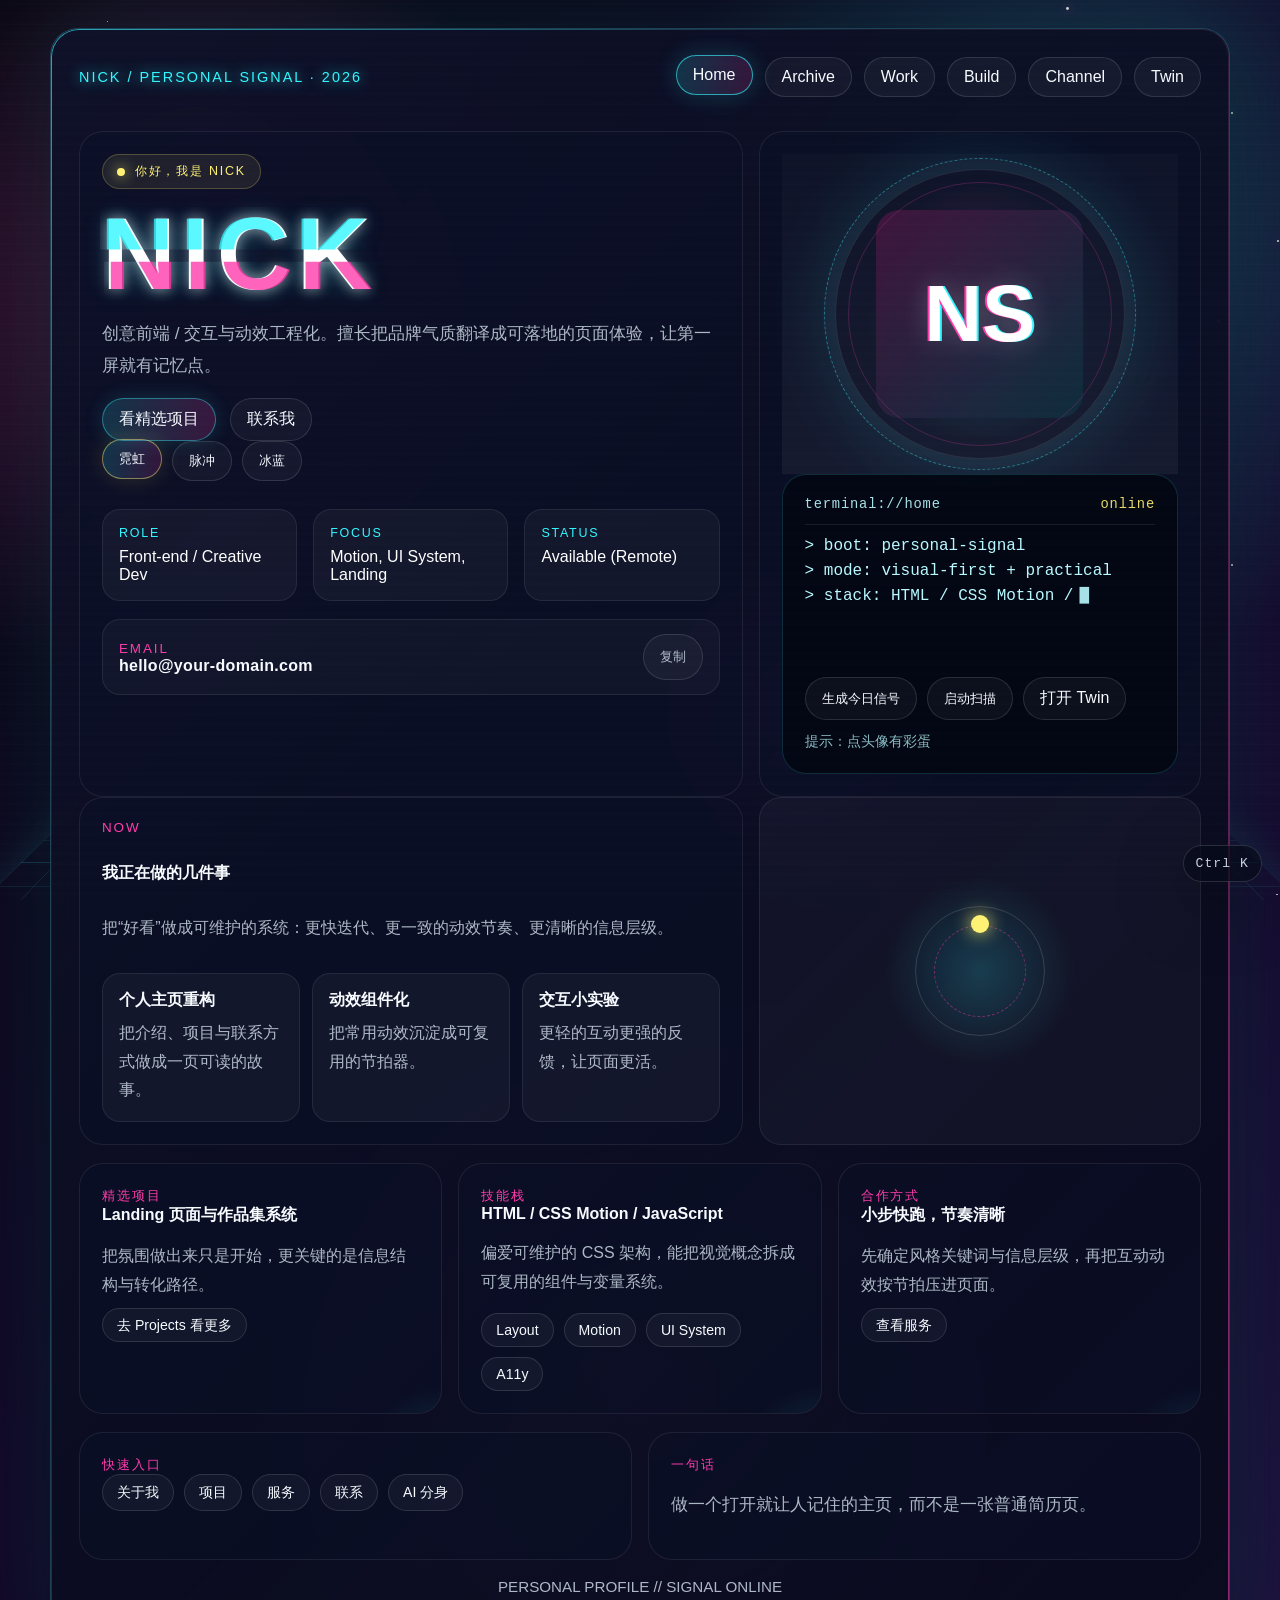
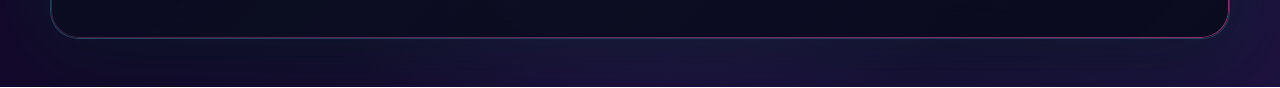
<file: index.html>
<!DOCTYPE html>
<html lang="zh-CN">
  <head>
    <meta charset="UTF-8">
    <meta name="viewport" content="width=device-width, initial-scale=1.0">
    <title>Nick | 个人主页</title>
    <link rel="stylesheet" href="assets/styles.css">
  </head>
  <body class="page-home" data-scene="neon">
    <div class="orbs">
      <div class="orb orb-1"></div>
      <div class="orb orb-2"></div>
      <div class="orb orb-3"></div>
    </div>
    <div class="grid"></div>
    <div class="particles" id="particles"></div>

    <main class="scene">
      <div class="shell">
        <section class="card">
          <header class="nav">
            <a class="brand" href="index.html">Nick / Personal Signal · 2026</a>
            <nav class="nav-links">
              <a href="index.html" data-nav>Home</a>
              <a href="about.html" data-nav>Archive</a>
              <a href="projects.html" data-nav>Work</a>
              <a href="services.html" data-nav>Build</a>
              <a href="contact.html" data-nav>Channel</a>
              <a href="twin.html" data-nav>Twin</a>
            </nav>
          </header>

          <section class="hero-grid">
            <div class="panel">
              <div class="chip">你好，我是 Nick</div>
              <h1 class="hero-title">
                <span class="glitch" data-text="NICK">NICK</span>
              </h1>
              <p class="subtitle">
                创意前端 / 交互与动效工程化。擅长把品牌气质翻译成可落地的页面体验，让第一屏就有记忆点。
              </p>

              <div class="cta-row">
                <a class="button primary" href="projects.html" data-magnetic>看精选项目</a>
                <a class="button" href="contact.html" data-magnetic>联系我</a>
              </div>

              <div class="scene-switcher" aria-label="Theme">
                <button class="filter-button scene-chip active" data-scene-button="neon" type="button">霓虹</button>
                <button class="filter-button scene-chip" data-scene-button="pulse" type="button">脉冲</button>
                <button class="filter-button scene-chip" data-scene-button="ice" type="button">冰蓝</button>
              </div>

              <div class="stats-grid">
                <div class="kpi-card">
                  <span class="kpi-label">Role</span>
                  <span class="kpi-value">Front-end / Creative Dev</span>
                </div>
                <div class="kpi-card">
                  <span class="kpi-label">Focus</span>
                  <span class="kpi-value">Motion, UI System, Landing</span>
                </div>
                <div class="kpi-card">
                  <span class="kpi-label">Status</span>
                  <span class="kpi-value">Available (Remote)</span>
                </div>
              </div>

              <div class="contact-strip">
                <div class="contact-item">
                  <span class="section-title">Email</span>
                  <strong class="contact-strong" data-copy="hello@your-domain.com">hello@your-domain.com</strong>
                </div>
                <button class="filter-button contact-copy" type="button" data-copy-button data-copy-value="hello@your-domain.com">
                  复制
                </button>
              </div>
            </div>

            <aside class="panel">
              <div class="portrait">
                <div class="avatar-ring">
                  <button class="avatar" type="button" aria-label="Toggle identity" data-avatar-toggle>NS</button>
                </div>
              </div>
              <div class="terminal" data-home-terminal>
                <div class="terminal-header">
                  <span>terminal://home</span>
                  <span class="terminal-status" data-terminal-status>online</span>
                </div>
                <div class="terminal-body" data-typing-root aria-live="polite"></div>
                <div class="terminal-actions">
                  <button class="filter-button terminal-btn" type="button" data-daily-signal>生成今日信号</button>
                  <button class="filter-button terminal-btn" type="button" data-scan>启动扫描</button>
                  <a class="filter-button terminal-btn" href="twin.html" data-magnetic>打开 Twin</a>
                </div>
                <div class="terminal-foot" data-terminal-foot>提示：点头像有彩蛋</div>
              </div>
            </aside>
          </section>

          <section class="section-block">
            <div class="hero-stage">
              <article class="panel signal-board">
                <span class="section-title">Now</span>
                <strong>我正在做的几件事</strong>
                <p class="body-text">
                  把“好看”做成可维护的系统：更快迭代、更一致的动效节奏、更清晰的信息层级。
                </p>
                <div class="now-grid">
                  <div class="mode-card">
                    <strong>个人主页重构</strong>
                    <span class="small-copy">把介绍、项目与联系方式做成一页可读的故事。</span>
                  </div>
                  <div class="mode-card">
                    <strong>动效组件化</strong>
                    <span class="small-copy">把常用动效沉淀成可复用的节拍器。</span>
                  </div>
                  <div class="mode-card">
                    <strong>交互小实验</strong>
                    <span class="small-copy">更轻的互动更强的反馈，让页面更活。</span>
                  </div>
                </div>
              </article>
              <article class="panel mini-orbit" aria-hidden="true">
                <div class="mini-orbit-disc"></div>
              </article>
            </div>
          </section>

          <section class="section-block">
            <div class="three-grid">
              <article class="feature-card">
                <span class="section-title">精选项目</span>
                <strong>Landing 页面与作品集系统</strong>
                <p class="body-text">
                  把氛围做出来只是开始，更关键的是信息结构与转化路径。
                </p>
                <a class="tag" href="projects.html" data-magnetic>去 Projects 看更多</a>
              </article>
              <article class="feature-card">
                <span class="section-title">技能栈</span>
                <strong>HTML / CSS Motion / JavaScript</strong>
                <p class="body-text">
                  偏爱可维护的 CSS 架构，能把视觉概念拆成可复用的组件与变量系统。
                </p>
                <div class="tag-row">
                  <span class="tag">Layout</span>
                  <span class="tag">Motion</span>
                  <span class="tag">UI System</span>
                  <span class="tag">A11y</span>
                </div>
              </article>
              <article class="feature-card">
                <span class="section-title">合作方式</span>
                <strong>小步快跑，节奏清晰</strong>
                <p class="body-text">
                  先确定风格关键词与信息层级，再把互动动效按节拍压进页面。
                </p>
                <a class="tag" href="services.html" data-magnetic>查看服务</a>
              </article>
            </div>
          </section>

          <section class="section-block">
            <div class="split-grid">
              <article class="panel">
                <span class="section-title">快速入口</span>
                <div class="tag-row">
                  <a class="tag" href="about.html" data-magnetic>关于我</a>
                  <a class="tag" href="projects.html" data-magnetic>项目</a>
                  <a class="tag" href="services.html" data-magnetic>服务</a>
                  <a class="tag" href="contact.html" data-magnetic>联系</a>
                  <a class="tag" href="twin.html" data-magnetic>AI 分身</a>
                </div>
              </article>
              <article class="panel">
                <span class="section-title">一句话</span>
                <p class="lead">
                  做一个打开就让人记住的主页，而不是一张普通简历页。
                </p>
              </article>
            </div>
          </section>

          <p class="footer">PERSONAL PROFILE // SIGNAL ONLINE</p>
        </section>
      </div>
    </main>

    <script src="assets/main.js"></script>
  </body>
</html>
</file>
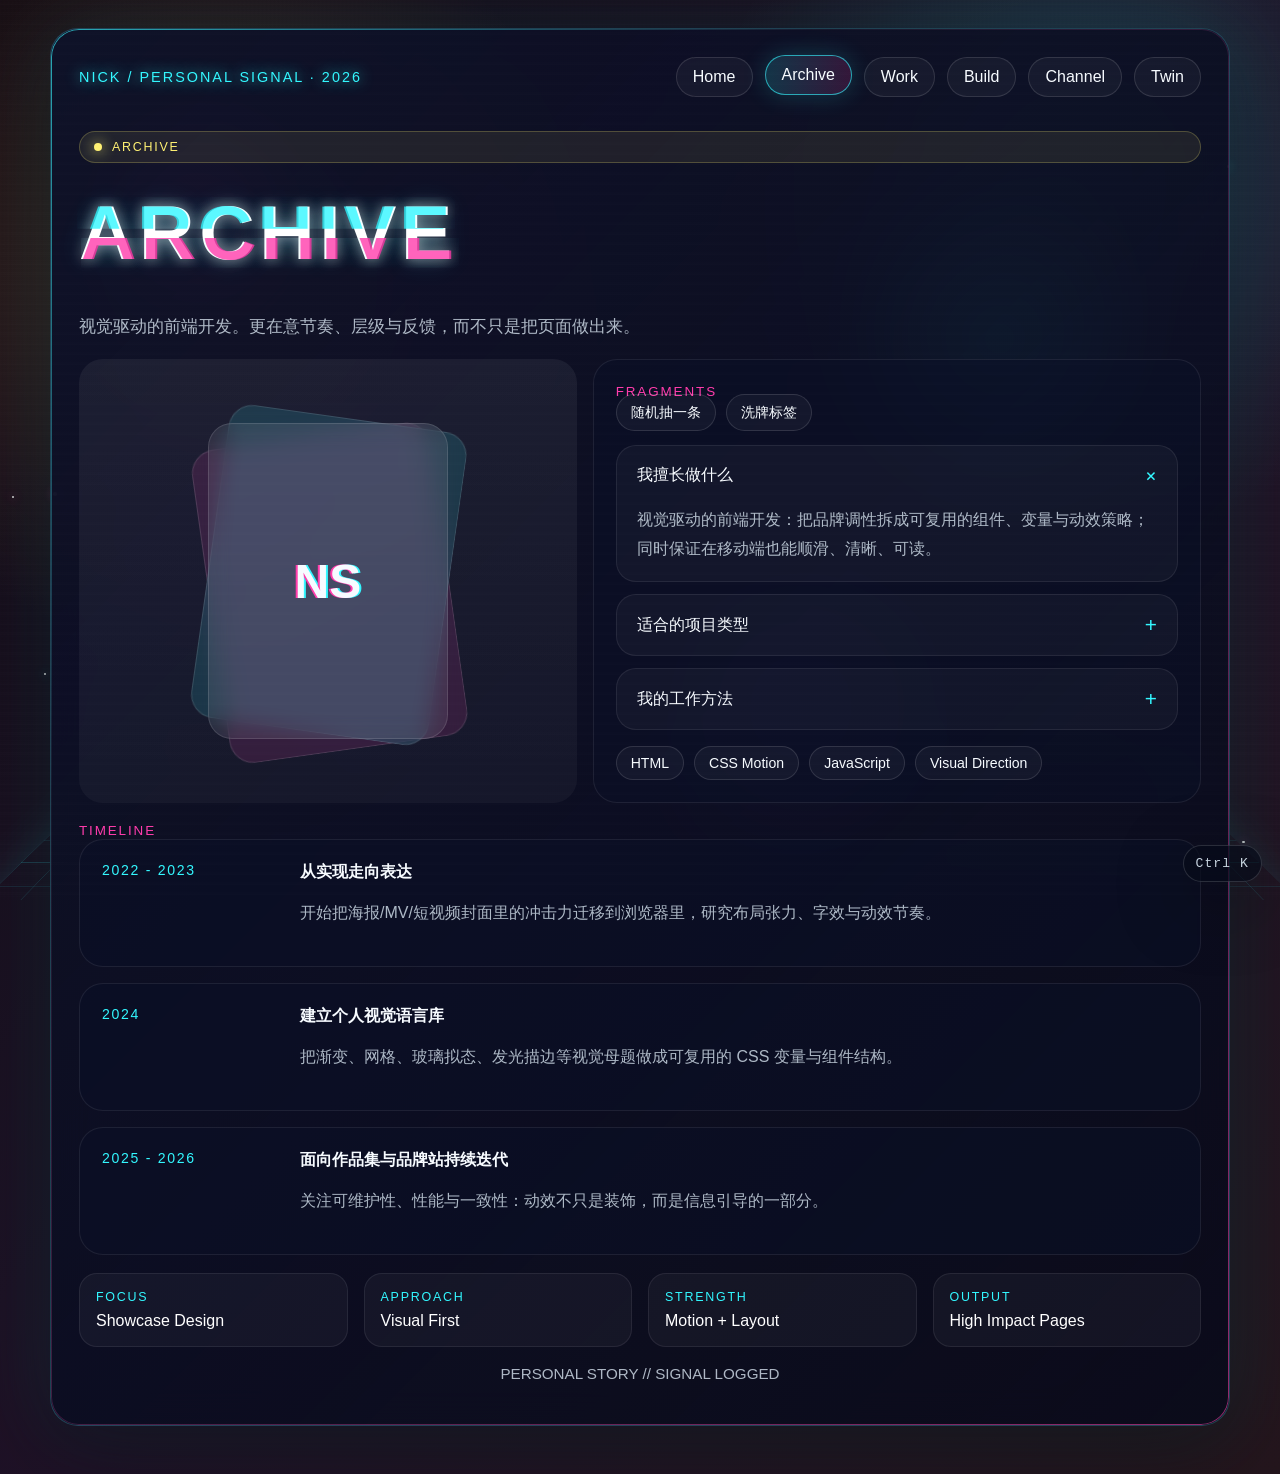
<file: about.html>
<!DOCTYPE html>
<html lang="zh-CN">
  <head>
    <meta charset="UTF-8">
    <meta name="viewport" content="width=device-width, initial-scale=1.0">
    <title>About | Nick 个人主页</title>
    <link rel="stylesheet" href="assets/styles.css">
  </head>
  <body class="page-about">
    <div class="orbs">
      <div class="orb orb-1"></div>
      <div class="orb orb-2"></div>
      <div class="orb orb-3"></div>
    </div>
    <div class="grid"></div>
    <div class="particles" id="particles"></div>

    <main class="scene">
      <div class="shell">
        <section class="card">
          <header class="nav">
            <a class="brand" href="index.html">Nick / Personal Signal · 2026</a>
            <nav class="nav-links">
              <a href="index.html" data-nav>Home</a>
              <a href="about.html" data-nav>Archive</a>
              <a href="projects.html" data-nav>Work</a>
              <a href="services.html" data-nav>Build</a>
              <a href="contact.html" data-nav>Channel</a>
              <a href="twin.html" data-nav>Twin</a>
            </nav>
          </header>

          <section class="page-hero">
            <div class="eyebrow">Archive</div>
            <h1 class="page-title">
              <span class="glitch" data-text="ARCHIVE">ARCHIVE</span>
            </h1>
            <p class="lead">
              视觉驱动的前端开发。更在意节奏、层级与反馈，而不只是把页面做出来。
            </p>
          </section>

          <section class="section-block">
            <div class="persona-grid">
              <article class="persona-card" aria-hidden="true">
                <div class="persona-stack">
                  <div class="persona-layer"></div>
                  <div class="persona-layer"></div>
                  <div class="persona-layer">NS</div>
                </div>
              </article>

              <article class="panel">
                <span class="section-title">Fragments</span>
                <div class="panel-actions">
                  <button class="tag" type="button" data-accordion-random>随机抽一条</button>
                  <button class="tag" type="button" data-tag-shuffle>洗牌标签</button>
                </div>
                <div class="accordion" data-accordion>
                  <div class="accordion-item">
                    <button class="accordion-trigger" type="button">
                      <span>我擅长做什么</span>
                      <span>+</span>
                    </button>
                    <div class="accordion-panel">
                      视觉驱动的前端开发：把品牌调性拆成可复用的组件、变量与动效策略；同时保证在移动端也能顺滑、清晰、可读。
                    </div>
                  </div>
                  <div class="accordion-item">
                    <button class="accordion-trigger" type="button">
                      <span>适合的项目类型</span>
                      <span>+</span>
                    </button>
                    <div class="accordion-panel">
                      个人主页/作品集、多页展示站、品牌落地页、活动页、产品专题页，以及需要“第一屏冲击力”的视觉型页面。
                    </div>
                  </div>
                  <div class="accordion-item">
                    <button class="accordion-trigger" type="button">
                      <span>我的工作方法</span>
                      <span>+</span>
                    </button>
                    <div class="accordion-panel">
                      先统一视觉语言与信息层级，再确定组件与动效节奏，最后用交互把关键内容“推上台前”，而不是后期随便加动画。
                    </div>
                  </div>
                </div>
                <div class="tag-row" style="margin-top: 16px;">
                  <span class="tag">HTML</span>
                  <span class="tag">CSS Motion</span>
                  <span class="tag">JavaScript</span>
                  <span class="tag">Visual Direction</span>
                </div>
              </article>
            </div>
          </section>

          <section class="section-block">
            <span class="section-title">Timeline</span>
            <div class="timeline">
              <article class="timeline-card">
                <div class="time-label">2022 - 2023</div>
                <div>
                  <strong>从实现走向表达</strong>
                  <p class="timeline-copy">
                    开始把海报/MV/短视频封面里的冲击力迁移到浏览器里，研究布局张力、字效与动效节奏。
                  </p>
                </div>
              </article>
              <article class="timeline-card">
                <div class="time-label">2024</div>
                <div>
                  <strong>建立个人视觉语言库</strong>
                  <p class="timeline-copy">
                    把渐变、网格、玻璃拟态、发光描边等视觉母题做成可复用的 CSS 变量与组件结构。
                  </p>
                </div>
              </article>
              <article class="timeline-card">
                <div class="time-label">2025 - 2026</div>
                <div>
                  <strong>面向作品集与品牌站持续迭代</strong>
                  <p class="timeline-copy">
                    关注可维护性、性能与一致性：动效不只是装饰，而是信息引导的一部分。
                  </p>
                </div>
              </article>
            </div>
          </section>

          <section class="section-block">
            <div class="four-grid">
              <article class="kpi-card">
                <span class="mini-label">Focus</span>
                <div class="kpi-value">Showcase Design</div>
              </article>
              <article class="kpi-card">
                <span class="mini-label">Approach</span>
                <div class="kpi-value">Visual First</div>
              </article>
              <article class="kpi-card">
                <span class="mini-label">Strength</span>
                <div class="kpi-value">Motion + Layout</div>
              </article>
              <article class="kpi-card">
                <span class="mini-label">Output</span>
                <div class="kpi-value">High Impact Pages</div>
              </article>
            </div>
          </section>

          <p class="footer">PERSONAL STORY // SIGNAL LOGGED</p>
        </section>
      </div>
    </main>

    <script src="assets/main.js"></script>
  </body>
</html>
</file>
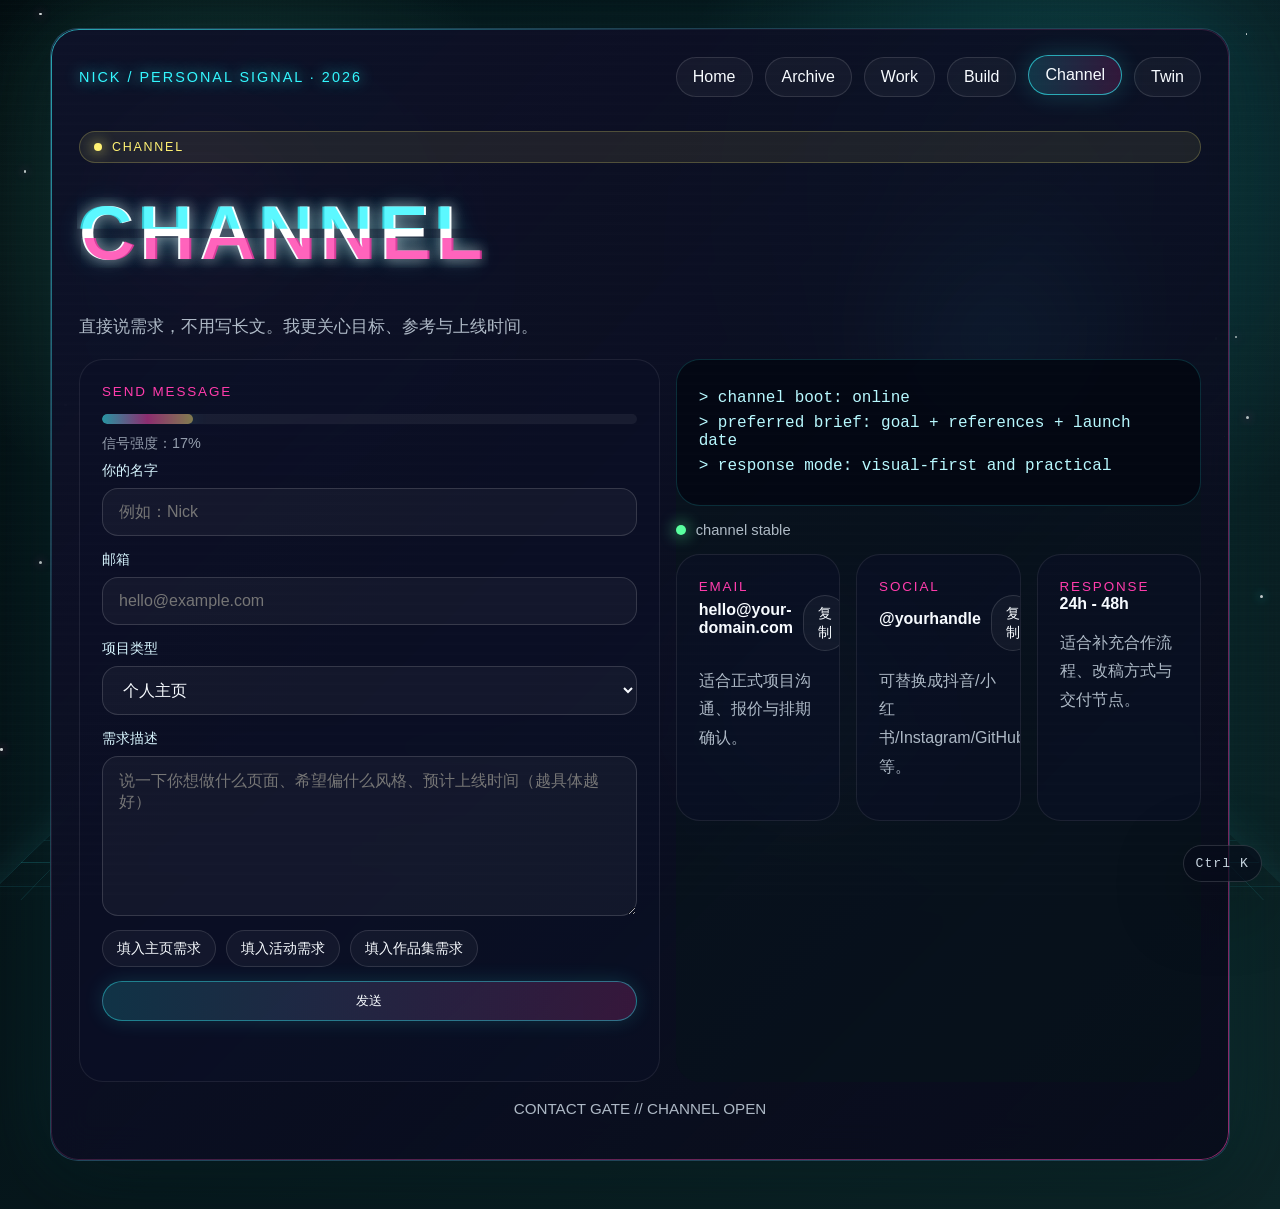
<file: contact.html>
<!DOCTYPE html>
<html lang="zh-CN">
  <head>
    <meta charset="UTF-8">
    <meta name="viewport" content="width=device-width, initial-scale=1.0">
    <title>Contact | Nick 个人主页</title>
    <link rel="stylesheet" href="assets/styles.css">
  </head>
  <body class="page-contact">
    <div class="orbs">
      <div class="orb orb-1"></div>
      <div class="orb orb-2"></div>
      <div class="orb orb-3"></div>
    </div>
    <div class="grid"></div>
    <div class="particles" id="particles"></div>

    <main class="scene">
      <div class="shell">
        <section class="card">
          <header class="nav">
            <a class="brand" href="index.html">Nick / Personal Signal · 2026</a>
            <nav class="nav-links">
              <a href="index.html" data-nav>Home</a>
              <a href="about.html" data-nav>Archive</a>
              <a href="projects.html" data-nav>Work</a>
              <a href="services.html" data-nav>Build</a>
              <a href="contact.html" data-nav>Channel</a>
              <a href="twin.html" data-nav>Twin</a>
            </nav>
          </header>

          <section class="page-hero">
            <div class="eyebrow">Channel</div>
            <h1 class="page-title">
              <span class="glitch" data-text="CHANNEL">CHANNEL</span>
            </h1>
            <p class="lead">
              直接说需求，不用写长文。我更关心目标、参考与上线时间。
            </p>
          </section>

          <section class="section-block">
            <div class="contact-grid">
              <article class="form-panel">
                <span class="section-title">Send Message</span>
                <div class="signal-meter" aria-label="Signal strength">
                  <div class="signal-meter-bar" data-signal-meter-bar style="width: 0%;"></div>
                </div>
                <div class="signal-meter-label" data-signal-meter-label>信号强度：0%</div>
                <form data-contact-form>
                  <div class="field">
                    <label for="name">你的名字</label>
                    <input id="name" name="name" type="text" placeholder="例如：Nick">
                  </div>
                  <div class="field">
                    <label for="email">邮箱</label>
                    <input id="email" name="email" type="email" placeholder="hello@example.com">
                  </div>
                  <div class="field">
                    <label for="type">项目类型</label>
                    <select id="type" name="type">
                      <option>个人主页</option>
                      <option>品牌落地页</option>
                      <option>作品展示站</option>
                      <option>其他合作</option>
                    </select>
                  </div>
                  <div class="field">
                    <label for="message">需求描述</label>
                    <textarea
                      id="message"
                      name="message"
                      placeholder="说一下你想做什么页面、希望偏什么风格、预计上线时间（越具体越好）"
                    ></textarea>
                  </div>
                  <div class="quick-actions">
                    <button
                      class="tag quick-button"
                      data-fill-message="我想做一个更酷的个人主页，重点是第一屏冲击力与动效节奏。"
                      type="button"
                    >填入主页需求</button>
                    <button
                      class="tag quick-button"
                      data-fill-message="我需要一个品牌活动落地页，偏年轻、潮流，适合移动端传播。"
                      type="button"
                    >填入活动需求</button>
                    <button
                      class="tag quick-button"
                      data-fill-message="我有一批项目，想做成可筛选的作品展示网站（作品集系统）。"
                      type="button"
                    >填入作品集需求</button>
                  </div>
                  <button class="button primary" type="submit" data-magnetic>发送</button>
                  <div class="submit-note" data-submit-note></div>
                </form>
              </article>

              <div class="contact-terminal">
                <div class="terminal">
                  <p>&gt; channel boot: online</p>
                  <p>&gt; preferred brief: goal + references + launch date</p>
                  <p>&gt; response mode: visual-first and practical</p>
                </div>
                <div class="status-light">channel stable</div>
                <div class="three-grid">
                  <article class="contact-card">
                    <span class="section-title">Email</span>
                    <div class="copy-row">
                      <strong>hello@your-domain.com</strong>
                      <button class="tag" type="button" data-copy-button data-copy-value="hello@your-domain.com">复制</button>
                    </div>
                    <p class="contact-copy">适合正式项目沟通、报价与排期确认。</p>
                  </article>
                  <article class="contact-card">
                    <span class="section-title">Social</span>
                    <div class="copy-row">
                      <strong>@yourhandle</strong>
                      <button class="tag" type="button" data-copy-button data-copy-value="@yourhandle">复制</button>
                    </div>
                    <p class="contact-copy">可替换成抖音/小红书/Instagram/GitHub 等。</p>
                  </article>
                  <article class="contact-card">
                    <span class="section-title">Response</span>
                    <strong>24h - 48h</strong>
                    <p class="contact-copy">适合补充合作流程、改稿方式与交付节点。</p>
                  </article>
                </div>
              </div>
            </div>
          </section>

          <p class="footer">CONTACT GATE // CHANNEL OPEN</p>
        </section>
      </div>
    </main>

    <script src="assets/main.js"></script>
  </body>
</html>
</file>
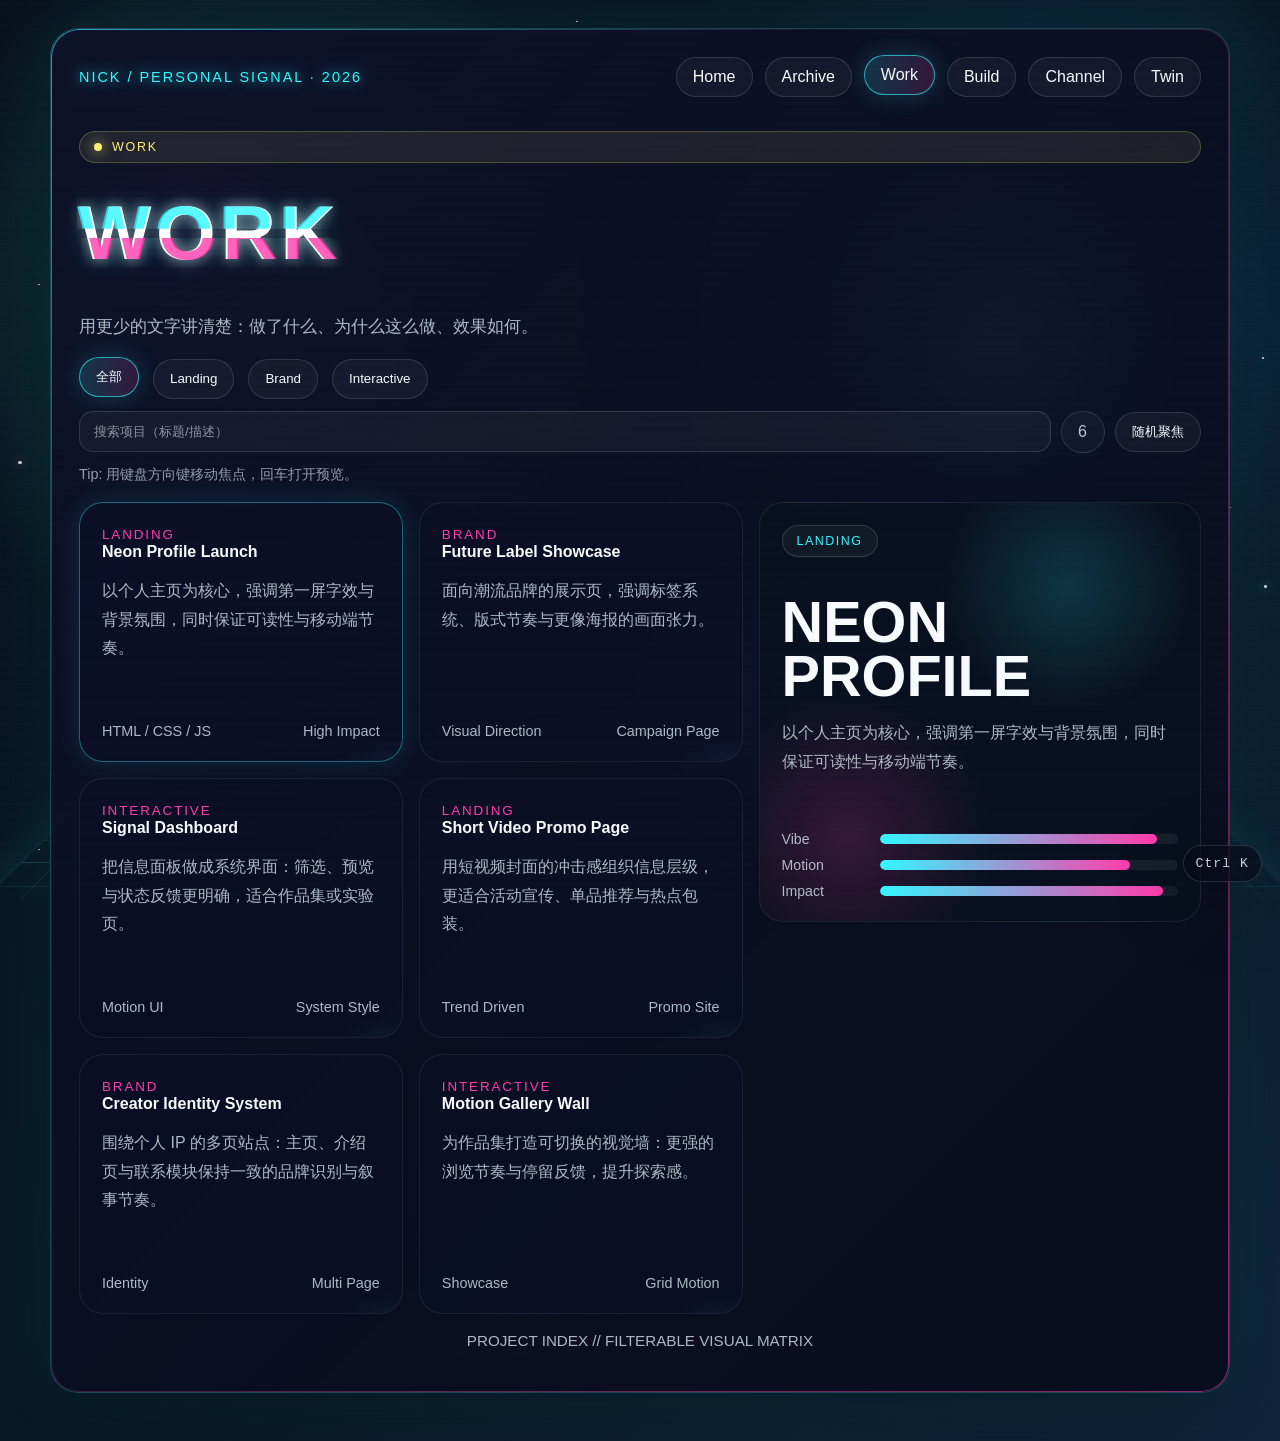
<file: projects.html>
<!DOCTYPE html>
<html lang="zh-CN">
  <head>
    <meta charset="UTF-8">
    <meta name="viewport" content="width=device-width, initial-scale=1.0">
    <title>Projects | Nick 个人主页</title>
    <link rel="stylesheet" href="assets/styles.css">
  </head>
  <body class="page-projects">
    <div class="orbs">
      <div class="orb orb-1"></div>
      <div class="orb orb-2"></div>
      <div class="orb orb-3"></div>
    </div>
    <div class="grid"></div>
    <div class="particles" id="particles"></div>

    <main class="scene">
      <div class="shell">
        <section class="card">
          <header class="nav">
            <a class="brand" href="index.html">Nick / Personal Signal · 2026</a>
            <nav class="nav-links">
              <a href="index.html" data-nav>Home</a>
              <a href="about.html" data-nav>Archive</a>
              <a href="projects.html" data-nav>Work</a>
              <a href="services.html" data-nav>Build</a>
              <a href="contact.html" data-nav>Channel</a>
              <a href="twin.html" data-nav>Twin</a>
            </nav>
          </header>

          <section class="page-hero">
            <div class="eyebrow">Work</div>
            <h1 class="page-title">
              <span class="glitch" data-text="WORK">WORK</span>
            </h1>
            <p class="lead">
              用更少的文字讲清楚：做了什么、为什么这么做、效果如何。
            </p>
          </section>

          <section class="section-block">
            <div class="projects-controls">
              <div class="filter-row">
                <button class="filter-button active" data-filter="all" type="button">全部</button>
                <button class="filter-button" data-filter="landing" type="button">Landing</button>
                <button class="filter-button" data-filter="brand" type="button">Brand</button>
                <button class="filter-button" data-filter="interactive" type="button">Interactive</button>
              </div>
              <div class="search-row">
                <input class="search-input" type="search" placeholder="搜索项目（标题/描述）" data-project-search>
                <span class="search-count" data-project-count>6</span>
                <button class="filter-button" type="button" data-project-random>随机聚焦</button>
              </div>
              <div class="hint-row">Tip: 用键盘方向键移动焦点，回车打开预览。</div>
            </div>
          </section>

          <section class="section-block">
            <div class="projects-layout">
              <div class="projects-grid">
                <article
                  class="project-card"
                  data-project-card
                  data-category="landing"
                  data-preview-type="Landing"
                  data-preview-title="NEON PROFILE"
                  data-preview-description="以个人主页为核心，强调第一屏字效与背景氛围，同时保证可读性与移动端节奏。"
                  data-preview-vibe="93"
                  data-preview-motion="84"
                  data-preview-impact="95"
                >
                  <div>
                    <span class="section-title">Landing</span>
                    <strong>Neon Profile Launch</strong>
                    <p class="project-copy">
                      以个人主页为核心，强调第一屏字效与背景氛围，同时保证可读性与移动端节奏。
                    </p>
                  </div>
                  <div class="project-meta">
                    <span>HTML / CSS / JS</span>
                    <span>High Impact</span>
                  </div>
                </article>

                <article
                  class="project-card"
                  data-project-card
                  data-category="brand"
                  data-preview-type="Brand"
                  data-preview-title="FUTURE LABEL"
                  data-preview-description="面向潮流品牌的展示页，强调标签系统、版式节奏与更“像海报”的画面张力。"
                  data-preview-vibe="88"
                  data-preview-motion="76"
                  data-preview-impact="86"
                >
                  <div>
                    <span class="section-title">Brand</span>
                    <strong>Future Label Showcase</strong>
                    <p class="project-copy">
                      面向潮流品牌的展示页，强调标签系统、版式节奏与更像海报的画面张力。
                    </p>
                  </div>
                  <div class="project-meta">
                    <span>Visual Direction</span>
                    <span>Campaign Page</span>
                  </div>
                </article>

                <article
                  class="project-card"
                  data-project-card
                  data-category="interactive"
                  data-preview-type="Interactive"
                  data-preview-title="SIGNAL DASH"
                  data-preview-description="把信息面板做成系统界面：筛选、预览与状态反馈更明确，适合作品集或实验页。"
                  data-preview-vibe="82"
                  data-preview-motion="92"
                  data-preview-impact="80"
                >
                  <div>
                    <span class="section-title">Interactive</span>
                    <strong>Signal Dashboard</strong>
                    <p class="project-copy">
                      把信息面板做成系统界面：筛选、预览与状态反馈更明确，适合作品集或实验页。
                    </p>
                  </div>
                  <div class="project-meta">
                    <span>Motion UI</span>
                    <span>System Style</span>
                  </div>
                </article>

                <article
                  class="project-card"
                  data-project-card
                  data-category="landing"
                  data-preview-type="Landing"
                  data-preview-title="VIDEO PROMO"
                  data-preview-description="用短视频封面的冲击感组织信息层级，更适合活动宣传、单品推荐与热点包装。"
                  data-preview-vibe="96"
                  data-preview-motion="78"
                  data-preview-impact="90"
                >
                  <div>
                    <span class="section-title">Landing</span>
                    <strong>Short Video Promo Page</strong>
                    <p class="project-copy">
                      用短视频封面的冲击感组织信息层级，更适合活动宣传、单品推荐与热点包装。
                    </p>
                  </div>
                  <div class="project-meta">
                    <span>Trend Driven</span>
                    <span>Promo Site</span>
                  </div>
                </article>

                <article
                  class="project-card"
                  data-project-card
                  data-category="brand"
                  data-preview-type="Brand"
                  data-preview-title="CREATOR ID"
                  data-preview-description="围绕个人 IP 的多页站点：主页、介绍页与联系模块保持一致的品牌识别与叙事节奏。"
                  data-preview-vibe="84"
                  data-preview-motion="72"
                  data-preview-impact="87"
                >
                  <div>
                    <span class="section-title">Brand</span>
                    <strong>Creator Identity System</strong>
                    <p class="project-copy">
                      围绕个人 IP 的多页站点：主页、介绍页与联系模块保持一致的品牌识别与叙事节奏。
                    </p>
                  </div>
                  <div class="project-meta">
                    <span>Identity</span>
                    <span>Multi Page</span>
                  </div>
                </article>

                <article
                  class="project-card"
                  data-project-card
                  data-category="interactive"
                  data-preview-type="Interactive"
                  data-preview-title="MOTION WALL"
                  data-preview-description="为作品集打造可切换的视觉墙：更强的浏览节奏与停留反馈，提升探索感。"
                  data-preview-vibe="79"
                  data-preview-motion="90"
                  data-preview-impact="82"
                >
                  <div>
                    <span class="section-title">Interactive</span>
                    <strong>Motion Gallery Wall</strong>
                    <p class="project-copy">
                      为作品集打造可切换的视觉墙：更强的浏览节奏与停留反馈，提升探索感。
                    </p>
                  </div>
                  <div class="project-meta">
                    <span>Showcase</span>
                    <span>Grid Motion</span>
                  </div>
                </article>
              </div>

              <aside class="preview-stage">
                <div class="preview-screen">
                  <span class="preview-badge" data-preview-badge>Landing</span>
                  <div>
                    <h2 class="preview-title" data-preview-title>NEON PROFILE</h2>
                    <p class="preview-description" data-preview-description>
                      以个人主页为核心，强调第一屏字效与背景氛围，同时保证可读性与移动端节奏。
                    </p>
                  </div>
                  <div class="preview-meter">
                    <div class="preview-meter-row">
                      <span>Vibe</span>
                      <span><i data-meter-vibe style="width: 93%;"></i></span>
                    </div>
                    <div class="preview-meter-row">
                      <span>Motion</span>
                      <span><i data-meter-motion style="width: 84%;"></i></span>
                    </div>
                    <div class="preview-meter-row">
                      <span>Impact</span>
                      <span><i data-meter-impact style="width: 95%;"></i></span>
                    </div>
                  </div>
                </div>
              </aside>
            </div>
          </section>

          <p class="footer">PROJECT INDEX // FILTERABLE VISUAL MATRIX</p>
        </section>
      </div>
    </main>

    <script src="assets/main.js"></script>
  </body>
</html>
</file>
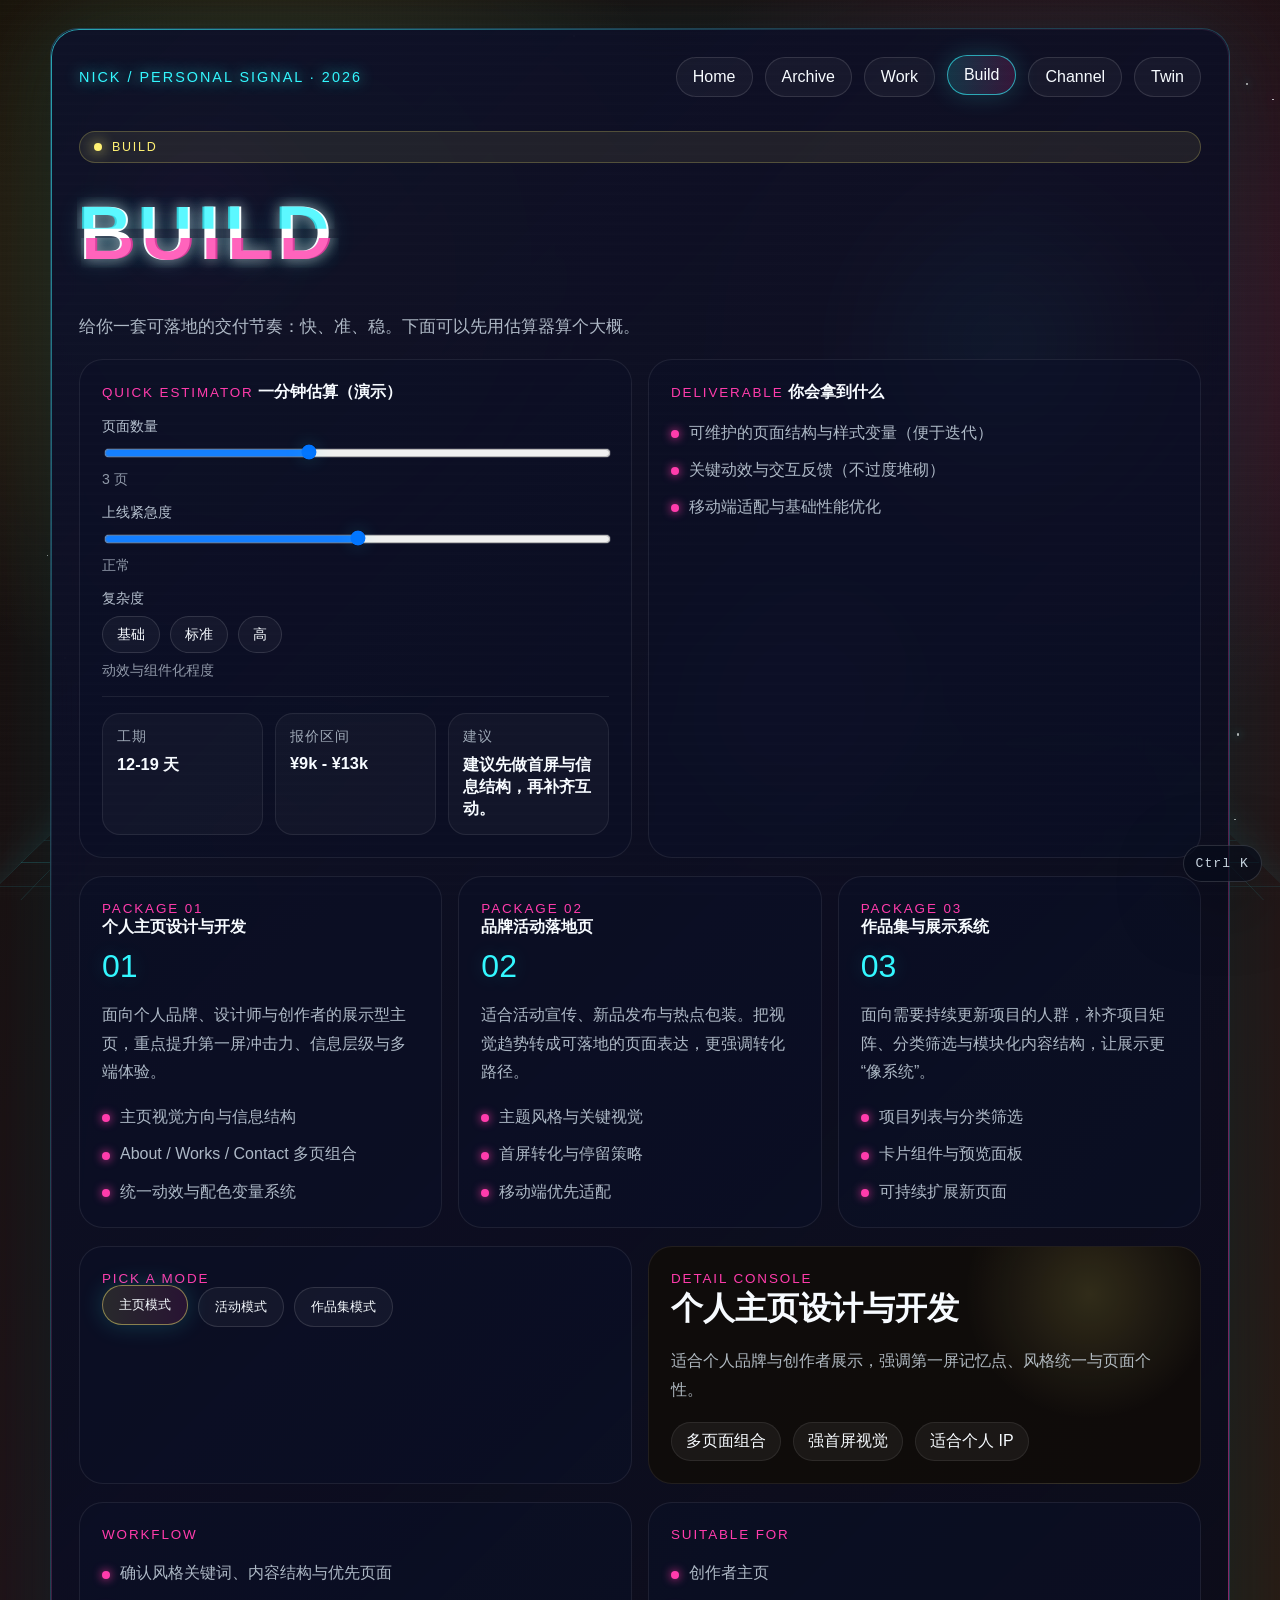
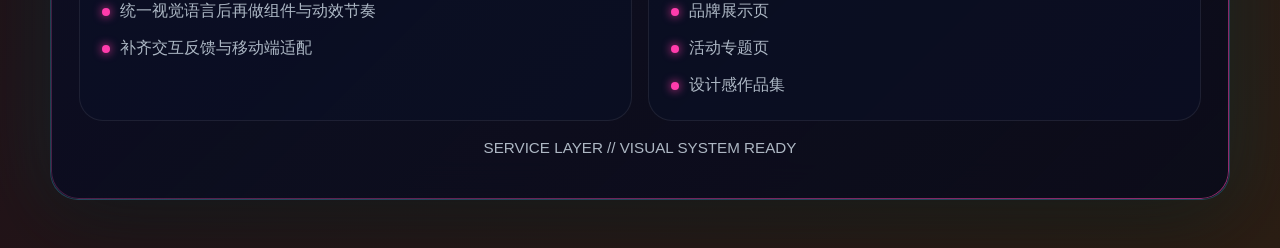
<file: services.html>
<!DOCTYPE html>
<html lang="zh-CN">
  <head>
    <meta charset="UTF-8">
    <meta name="viewport" content="width=device-width, initial-scale=1.0">
    <title>Services | Nick 个人主页</title>
    <link rel="stylesheet" href="assets/styles.css">
  </head>
  <body class="page-services">
    <div class="orbs">
      <div class="orb orb-1"></div>
      <div class="orb orb-2"></div>
      <div class="orb orb-3"></div>
    </div>
    <div class="grid"></div>
    <div class="particles" id="particles"></div>

    <main class="scene">
      <div class="shell">
        <section class="card">
          <header class="nav">
            <a class="brand" href="index.html">Nick / Personal Signal · 2026</a>
            <nav class="nav-links">
              <a href="index.html" data-nav>Home</a>
              <a href="about.html" data-nav>Archive</a>
              <a href="projects.html" data-nav>Work</a>
              <a href="services.html" data-nav>Build</a>
              <a href="contact.html" data-nav>Channel</a>
              <a href="twin.html" data-nav>Twin</a>
            </nav>
          </header>

          <section class="page-hero">
            <div class="eyebrow">Build</div>
            <h1 class="page-title">
              <span class="glitch" data-text="BUILD">BUILD</span>
            </h1>
            <p class="lead">
              给你一套可落地的交付节奏：快、准、稳。下面可以先用估算器算个大概。
            </p>
          </section>

          <section class="section-block">
            <div class="split-grid">
              <article class="panel estimate-panel" data-estimator>
                <span class="section-title">Quick Estimator</span>
                <strong>一分钟估算（演示）</strong>
                <div class="estimate-grid">
                  <div class="estimate-field">
                    <label class="estimate-label" for="est-pages">页面数量</label>
                    <input id="est-pages" type="range" min="1" max="6" value="3" data-est-pages>
                    <div class="estimate-hint"><span data-est-pages-label>3</span> 页</div>
                  </div>
                  <div class="estimate-field">
                    <label class="estimate-label" for="est-urgency">上线紧急度</label>
                    <input id="est-urgency" type="range" min="1" max="3" value="2" data-est-urgency>
                    <div class="estimate-hint" data-est-urgency-label>正常</div>
                  </div>
                  <div class="estimate-field">
                    <label class="estimate-label">复杂度</label>
                    <div class="estimate-pills">
                      <button class="tag active" type="button" data-est-complexity="1">基础</button>
                      <button class="tag" type="button" data-est-complexity="2">标准</button>
                      <button class="tag" type="button" data-est-complexity="3">高</button>
                    </div>
                    <div class="estimate-hint">动效与组件化程度</div>
                  </div>
                </div>

                <div class="estimate-output" data-estimate-output>
                  <div class="estimate-kpi">
                    <span>工期</span>
                    <strong data-est-days>7-12 天</strong>
                  </div>
                  <div class="estimate-kpi">
                    <span>报价区间</span>
                    <strong data-est-price>¥6k - ¥12k</strong>
                  </div>
                  <div class="estimate-kpi">
                    <span>建议</span>
                    <strong data-est-note>先做首屏与信息结构，再补齐互动。</strong>
                  </div>
                </div>
              </article>

              <article class="panel">
                <span class="section-title">Deliverable</span>
                <strong>你会拿到什么</strong>
                <ul class="bullet-list">
                  <li>可维护的页面结构与样式变量（便于迭代）</li>
                  <li>关键动效与交互反馈（不过度堆砌）</li>
                  <li>移动端适配与基础性能优化</li>
                </ul>
              </article>
            </div>
          </section>

          <section class="section-block">
            <div class="services-grid">
              <article class="service-card">
                <span class="section-title">Package 01</span>
                <strong>个人主页设计与开发</strong>
                <div class="price">01</div>
                <p class="service-copy">
                  面向个人品牌、设计师与创作者的展示型主页，重点提升第一屏冲击力、信息层级与多端体验。
                </p>
                <ul class="bullet-list">
                  <li>主页视觉方向与信息结构</li>
                  <li>About / Works / Contact 多页组合</li>
                  <li>统一动效与配色变量系统</li>
                </ul>
              </article>

              <article class="service-card">
                <span class="section-title">Package 02</span>
                <strong>品牌活动落地页</strong>
                <div class="price">02</div>
                <p class="service-copy">
                  适合活动宣传、新品发布与热点包装。把视觉趋势转成可落地的页面表达，更强调转化路径。
                </p>
                <ul class="bullet-list">
                  <li>主题风格与关键视觉</li>
                  <li>首屏转化与停留策略</li>
                  <li>移动端优先适配</li>
                </ul>
              </article>

              <article class="service-card">
                <span class="section-title">Package 03</span>
                <strong>作品集与展示系统</strong>
                <div class="price">03</div>
                <p class="service-copy">
                  面向需要持续更新项目的人群，补齐项目矩阵、分类筛选与模块化内容结构，让展示更“像系统”。
                </p>
                <ul class="bullet-list">
                  <li>项目列表与分类筛选</li>
                  <li>卡片组件与预览面板</li>
                  <li>可持续扩展新页面</li>
                </ul>
              </article>
            </div>
          </section>

          <section class="section-block">
            <div class="split-grid">
              <article class="panel">
                <span class="section-title">Pick A Mode</span>
                <div class="service-selector">
                  <button
                    class="filter-button selector-pill"
                    data-service-button
                    data-service-title="个人主页设计与开发"
                    data-service-description="适合个人品牌与创作者展示，强调第一屏记忆点、风格统一与页面个性。"
                    data-service-stats="多页面组合|强首屏视觉|适合个人 IP"
                    type="button"
                  >主页模式</button>
                  <button
                    class="filter-button selector-pill"
                    data-service-button
                    data-service-title="品牌活动落地页"
                    data-service-description="适合营销活动、新品发布与热点包装，页面更强调转化与传播。"
                    data-service-stats="偏营销导向|移动端优先|高传播气质"
                    type="button"
                  >活动模式</button>
                  <button
                    class="filter-button selector-pill"
                    data-service-button
                    data-service-title="作品集与展示系统"
                    data-service-description="适合项目持续更新的人群，把展示结构、筛选与一致性做完整。"
                    data-service-stats="项目矩阵|可扩展结构|展示更系统"
                    type="button"
                  >作品集模式</button>
                </div>
              </article>
              <article class="service-detail">
                <span class="section-title">Detail Console</span>
                <h3 data-service-title>个人主页设计与开发</h3>
                <p data-service-description>
                  适合个人品牌与创作者展示，强调第一屏记忆点、风格统一与页面个性。
                </p>
                <div class="service-stats" data-service-stats>
                  <span>多页面组合</span>
                  <span>强首屏视觉</span>
                  <span>适合个人 IP</span>
                </div>
              </article>
            </div>
          </section>

          <section class="section-block">
            <div class="split-grid">
              <article class="panel">
                <span class="section-title">Workflow</span>
                <ul class="bullet-list">
                  <li>确认风格关键词、内容结构与优先页面</li>
                  <li>统一视觉语言后再做组件与动效节奏</li>
                  <li>补齐交互反馈与移动端适配</li>
                </ul>
              </article>
              <article class="panel">
                <span class="section-title">Suitable For</span>
                <ul class="bullet-list">
                  <li>创作者主页</li>
                  <li>品牌展示页</li>
                  <li>活动专题页</li>
                  <li>设计感作品集</li>
                </ul>
              </article>
            </div>
          </section>

          <p class="footer">SERVICE LAYER // VISUAL SYSTEM READY</p>
        </section>
      </div>
    </main>

    <script src="assets/main.js"></script>
  </body>
</html>
</file>
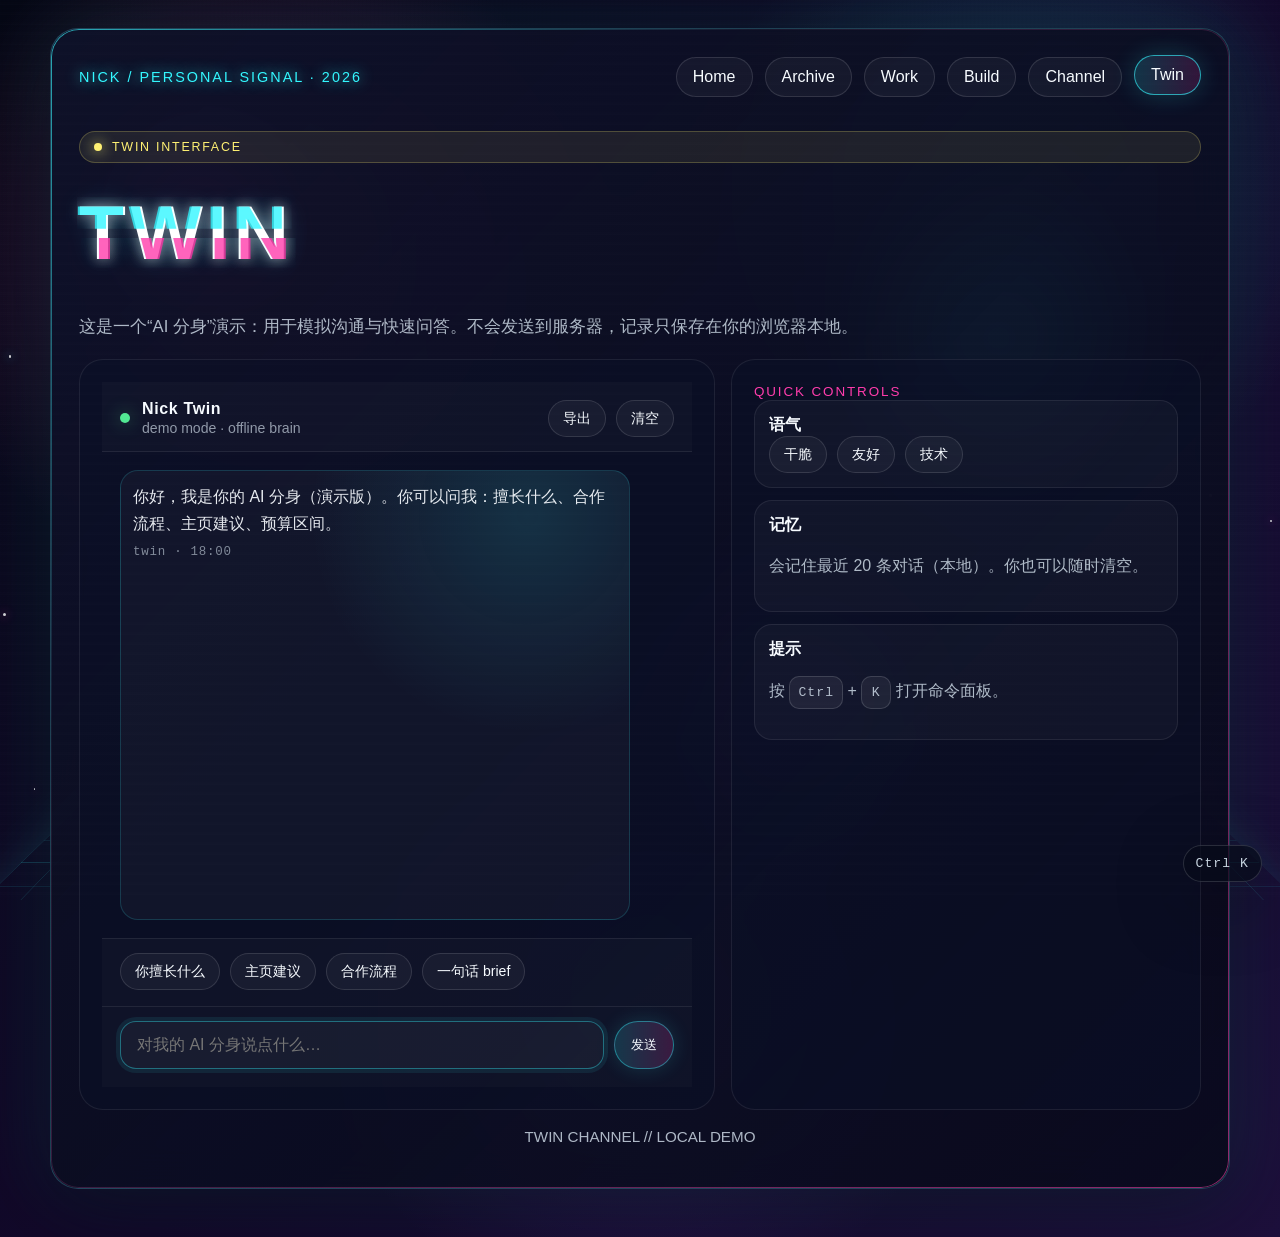
<file: twin.html>
<!DOCTYPE html>
<html lang="zh-CN">
  <head>
    <meta charset="UTF-8">
    <meta name="viewport" content="width=device-width, initial-scale=1.0">
    <title>Twin | Nick 个人主页</title>
    <link rel="stylesheet" href="assets/styles.css">
  </head>
  <body class="page-twin">
    <div class="orbs">
      <div class="orb orb-1"></div>
      <div class="orb orb-2"></div>
      <div class="orb orb-3"></div>
    </div>
    <div class="grid"></div>
    <div class="particles" id="particles"></div>

    <main class="scene">
      <div class="shell">
        <section class="card">
          <header class="nav">
            <a class="brand" href="index.html">Nick / Personal Signal · 2026</a>
            <nav class="nav-links">
              <a href="index.html" data-nav>Home</a>
              <a href="about.html" data-nav>Archive</a>
              <a href="projects.html" data-nav>Work</a>
              <a href="services.html" data-nav>Build</a>
              <a href="contact.html" data-nav>Channel</a>
              <a href="twin.html" data-nav>Twin</a>
            </nav>
          </header>

          <section class="page-hero">
            <div class="eyebrow">Twin Interface</div>
            <h1 class="page-title">
              <span class="glitch" data-text="TWIN">TWIN</span>
            </h1>
            <p class="lead">
              这是一个“AI 分身”演示：用于模拟沟通与快速问答。不会发送到服务器，记录只保存在你的浏览器本地。
            </p>
          </section>

          <section class="section-block">
            <div class="twin-layout" data-twin>
              <article class="panel twin-chat">
                <div class="twin-chat-head">
                  <div class="twin-id">
                    <div class="twin-dot"></div>
                    <div>
                      <div class="twin-name">Nick Twin</div>
                      <div class="twin-sub">demo mode · offline brain</div>
                    </div>
                  </div>
                  <div class="twin-actions">
                    <button class="tag" type="button" data-twin-export>导出</button>
                    <button class="tag" type="button" data-twin-clear>清空</button>
                  </div>
                </div>

                <div class="twin-log" data-twin-log aria-live="polite" aria-label="Chat log"></div>

                <div class="twin-suggestions" aria-label="Suggestions">
                  <button class="tag" type="button" data-twin-suggest="你最擅长做什么类型的页面？">你擅长什么</button>
                  <button class="tag" type="button" data-twin-suggest="我想做一个个人主页，给我 3 个方向建议。">主页建议</button>
                  <button class="tag" type="button" data-twin-suggest="给我一个合作流程的简版。">合作流程</button>
                  <button class="tag" type="button" data-twin-suggest="你能把我的需求整理成一句话 brief 吗？">一句话 brief</button>
                </div>

                <form class="twin-input" data-twin-form>
                  <input class="twin-text" type="text" autocomplete="off" placeholder="对我的 AI 分身说点什么…" data-twin-input>
                  <button class="button primary" type="submit" data-magnetic>发送</button>
                </form>
              </article>

              <aside class="panel twin-side">
                <span class="section-title">Quick Controls</span>
                <div class="twin-side-grid">
                  <div class="twin-card">
                    <strong>语气</strong>
                    <div class="estimate-pills">
                      <button class="tag active" type="button" data-twin-tone="sharp">干脆</button>
                      <button class="tag" type="button" data-twin-tone="warm">友好</button>
                      <button class="tag" type="button" data-twin-tone="nerd">技术</button>
                    </div>
                  </div>
                  <div class="twin-card">
                    <strong>记忆</strong>
                    <p class="body-text">会记住最近 20 条对话（本地）。你也可以随时清空。</p>
                  </div>
                  <div class="twin-card">
                    <strong>提示</strong>
                    <p class="body-text">按 <span class="kbd">Ctrl</span> + <span class="kbd">K</span> 打开命令面板。</p>
                  </div>
                </div>
              </aside>
            </div>
          </section>

          <p class="footer">TWIN CHANNEL // LOCAL DEMO</p>
        </section>
      </div>
    </main>

    <script src="assets/main.js"></script>
  </body>
</html>
</file>
<file: assets/styles.css>
:root {
  --bg: #050814;
  --bg-2: #13092c;
  --bg-3: #1d103c;
  --panel: rgba(11, 16, 38, 0.58);
  --panel-strong: rgba(7, 10, 25, 0.86);
  --border: rgba(95, 236, 255, 0.24);
  --border-strong: rgba(95, 236, 255, 0.48);
  --text: #f7fbff;
  --muted: rgba(231, 244, 255, 0.74);
  --neon-blue: #33f7ff;
  --neon-pink: #ff3cac;
  --neon-yellow: #fff173;
  --neon-purple: #9367ff;
  --shadow: 0 22px 80px rgba(0, 0, 0, 0.42);
  --font-body: "Bahnschrift", "Segoe UI", sans-serif;
  --font-mono: "Cascadia Mono", "Cascadia Code", "Consolas", monospace;
}

* {
  box-sizing: border-box;
}

html,
body {
  margin: 0;
  min-height: 100%;
  font-family: var(--font-body);
  color: var(--text);
  background:
    radial-gradient(circle at 20% 20%, rgba(255, 60, 172, 0.22), transparent 24%),
    radial-gradient(circle at 80% 15%, rgba(51, 247, 255, 0.16), transparent 22%),
    radial-gradient(circle at 50% 80%, rgba(147, 103, 255, 0.18), transparent 28%),
    linear-gradient(135deg, var(--bg), var(--bg-2) 55%, var(--bg-3));
  overflow-x: hidden;
}

body::before,
body::after {
  content: "";
  position: fixed;
  inset: 0;
  pointer-events: none;
}

body::before {
  z-index: 0;
  background:
    linear-gradient(rgba(255, 255, 255, 0.04) 1px, transparent 1px),
    linear-gradient(90deg, rgba(255, 255, 255, 0.03) 1px, transparent 1px);
  background-size: 100% 4px, 4px 100%;
  mix-blend-mode: soft-light;
  opacity: 0.45;
  animation: flicker 7s linear infinite;
}

body::after {
  z-index: 0;
  background: linear-gradient(
    to bottom,
    transparent 0%,
    rgba(255, 255, 255, 0.04) 48%,
    rgba(255, 255, 255, 0.08) 50%,
    transparent 52%
  );
  background-size: 100% 10px;
  opacity: 0.32;
}

a {
  color: inherit;
}

.scene {
  position: relative;
  min-height: 100vh;
  padding: 28px 20px 48px;
  isolation: isolate;
}

.orbs,
.grid,
.particles {
  position: fixed;
  inset: 0;
  pointer-events: none;
}

.orbs {
  z-index: 0;
  filter: blur(10px);
}

.orb {
  position: absolute;
  border-radius: 50%;
  opacity: 0.88;
  mix-blend-mode: screen;
}

.orb-1 {
  width: 240px;
  height: 240px;
  top: 10%;
  left: 6%;
  background: radial-gradient(circle, rgba(255, 60, 172, 0.6), transparent 68%);
  animation: float 9s ease-in-out infinite;
}

.orb-2 {
  width: 360px;
  height: 360px;
  right: 8%;
  top: 18%;
  background: radial-gradient(circle, rgba(51, 247, 255, 0.55), transparent 68%);
  animation: float 12s ease-in-out infinite reverse;
}

.orb-3 {
  width: 320px;
  height: 320px;
  left: 50%;
  bottom: 4%;
  background: radial-gradient(circle, rgba(147, 103, 255, 0.44), transparent 70%);
  animation: pulse 8s ease-in-out infinite;
}

.grid {
  z-index: 0;
  perspective: 900px;
  overflow: hidden;
}

.grid::before {
  content: "";
  position: absolute;
  left: -10%;
  right: -10%;
  bottom: -12%;
  height: 54vh;
  background:
    linear-gradient(rgba(51, 247, 255, 0.38) 1px, transparent 1px),
    linear-gradient(90deg, rgba(51, 247, 255, 0.22) 1px, transparent 1px);
  background-size: 100% 44px, 44px 100%;
  transform-origin: center bottom;
  transform: rotateX(78deg);
  opacity: 0.6;
  box-shadow: 0 0 60px rgba(51, 247, 255, 0.18);
}

.particles {
  z-index: 0;
  overflow: hidden;
}

.particle {
  position: absolute;
  width: 2px;
  height: 2px;
  border-radius: 50%;
  background: rgba(255, 255, 255, 0.85);
  box-shadow: 0 0 10px currentColor;
  animation: particleDrift linear infinite;
}

.shell {
  position: relative;
  z-index: 1;
  width: min(1180px, 100%);
  margin: 0 auto;
}

.panel-actions {
  display: flex;
  flex-wrap: wrap;
  gap: 10px;
  margin: -6px 0 14px;
}

.projects-controls {
  display: grid;
  gap: 12px;
}

.search-row {
  display: flex;
  flex-wrap: wrap;
  gap: 10px;
  align-items: center;
}

.search-input {
  flex: 1 1 220px;
  min-width: 220px;
  padding: 12px 14px;
  border-radius: 14px;
  border: 1px solid rgba(255, 255, 255, 0.12);
  background: rgba(255, 255, 255, 0.04);
  color: var(--text);
  outline: none;
}

.search-input::placeholder {
  color: rgba(231, 244, 255, 0.56);
}

.search-input:focus-visible {
  border-color: rgba(51, 247, 255, 0.38);
  box-shadow: 0 0 0 3px rgba(51, 247, 255, 0.14);
}

.search-count {
  display: inline-flex;
  align-items: center;
  justify-content: center;
  min-width: 44px;
  height: 42px;
  padding: 0 12px;
  border-radius: 999px;
  border: 1px solid rgba(255, 255, 255, 0.12);
  background: rgba(255, 255, 255, 0.03);
  color: rgba(231, 244, 255, 0.78);
  letter-spacing: 0.08em;
}

.hint-row {
  color: rgba(231, 244, 255, 0.62);
  font-size: 0.9rem;
}

.estimate-grid {
  display: grid;
  gap: 14px;
  margin-top: 14px;
}

.estimate-field {
  display: grid;
  gap: 8px;
}

.estimate-field input[type="range"] {
  width: 100%;
  height: 14px;
  background: transparent;
  padding: 0;
}

.estimate-field input[type="range"]::-webkit-slider-runnable-track {
  height: 10px;
  border-radius: 999px;
  background: rgba(255, 255, 255, 0.08);
  border: 1px solid rgba(255, 255, 255, 0.08);
}

.estimate-field input[type="range"]::-webkit-slider-thumb {
  -webkit-appearance: none;
  width: 18px;
  height: 18px;
  border-radius: 50%;
  background: linear-gradient(180deg, rgba(255, 255, 255, 0.28), rgba(255, 255, 255, 0.1));
  border: 1px solid rgba(51, 247, 255, 0.5);
  box-shadow: 0 0 18px rgba(51, 247, 255, 0.18);
  margin-top: -5px;
}

.estimate-field input[type="range"]:focus-visible::-webkit-slider-thumb {
  border-color: rgba(255, 241, 115, 0.7);
  box-shadow: 0 0 0 4px rgba(255, 241, 115, 0.12), 0 0 18px rgba(51, 247, 255, 0.18);
}

.estimate-label {
  color: rgba(231, 244, 255, 0.78);
  font-size: 0.9rem;
}

.estimate-hint {
  color: rgba(231, 244, 255, 0.6);
  font-size: 0.88rem;
}

.estimate-pills {
  display: flex;
  flex-wrap: wrap;
  gap: 10px;
}

.estimate-output {
  margin-top: 16px;
  padding-top: 16px;
  border-top: 1px solid rgba(255, 255, 255, 0.08);
  display: grid;
  grid-template-columns: repeat(3, minmax(0, 1fr));
  gap: 12px;
}

.estimate-kpi {
  border-radius: 18px;
  border: 1px solid rgba(255, 255, 255, 0.08);
  background: rgba(255, 255, 255, 0.03);
  padding: 14px 14px;
}

.estimate-kpi span {
  display: block;
  color: rgba(231, 244, 255, 0.66);
  font-size: 0.86rem;
  letter-spacing: 0.08em;
  text-transform: uppercase;
}

.estimate-kpi strong {
  display: block;
  margin-top: 8px;
  font-size: 1.02rem;
}

.signal-meter {
  position: relative;
  height: 10px;
  border-radius: 999px;
  background: rgba(255, 255, 255, 0.06);
  overflow: hidden;
  margin: 14px 0 10px;
}

.signal-meter-bar {
  position: absolute;
  inset: 0;
  width: 0%;
  border-radius: inherit;
  background: linear-gradient(90deg, rgba(51, 247, 255, 0.55), rgba(255, 60, 172, 0.5), rgba(255, 241, 115, 0.45));
  box-shadow: 0 0 18px rgba(51, 247, 255, 0.16);
  transition: width 220ms ease;
}

.signal-meter-label {
  color: rgba(231, 244, 255, 0.62);
  font-size: 0.9rem;
  margin-bottom: 8px;
}

.copy-row {
  display: flex;
  align-items: center;
  justify-content: space-between;
  gap: 10px;
}

.cmd-fab {
  position: fixed;
  right: 18px;
  bottom: 18px;
  z-index: 30;
  border-radius: 999px;
  padding: 10px 12px;
  font-family: var(--font-mono);
  font-size: 0.82rem;
  letter-spacing: 0.08em;
  color: rgba(231, 244, 255, 0.86);
  background: rgba(7, 10, 25, 0.7);
  border: 1px solid rgba(255, 255, 255, 0.14);
  box-shadow: 0 20px 70px rgba(0, 0, 0, 0.35);
  cursor: pointer;
}

.cmd-fab:hover {
  border-color: rgba(51, 247, 255, 0.3);
}

.cmd-overlay {
  position: fixed;
  inset: 0;
  z-index: 40;
  display: grid;
  place-items: start center;
  padding: 90px 16px 24px;
  background: rgba(0, 0, 0, 0.52);
  backdrop-filter: blur(8px);
}

/* Respect the HTML `hidden` attribute. Otherwise the command palette blocks the page. */
.cmd-overlay[hidden] {
  display: none;
}

.cmd-panel {
  width: min(680px, 100%);
  border-radius: 22px;
  border: 1px solid rgba(255, 255, 255, 0.14);
  background:
    radial-gradient(circle at 20% 10%, rgba(51, 247, 255, 0.12), transparent 32%),
    radial-gradient(circle at 80% 20%, rgba(255, 60, 172, 0.12), transparent 34%),
    rgba(7, 10, 25, 0.92);
  box-shadow: 0 32px 120px rgba(0, 0, 0, 0.5);
  padding: 16px;
}

.cmd-title {
  display: flex;
  justify-content: space-between;
  align-items: center;
  gap: 12px;
  color: rgba(231, 244, 255, 0.86);
  font-family: var(--font-mono);
  letter-spacing: 0.08em;
  font-size: 0.86rem;
  padding-bottom: 12px;
  border-bottom: 1px solid rgba(255, 255, 255, 0.08);
}

.cmd-kbd {
  padding: 6px 10px;
  border-radius: 10px;
  background: rgba(255, 255, 255, 0.06);
  border: 1px solid rgba(255, 255, 255, 0.12);
}

.cmd-input {
  width: 100%;
  margin-top: 12px;
  padding: 12px 12px;
  border-radius: 14px;
  border: 1px solid rgba(255, 255, 255, 0.14);
  background: rgba(255, 255, 255, 0.04);
  color: var(--text);
  outline: none;
}

.cmd-input:focus-visible {
  border-color: rgba(255, 241, 115, 0.42);
  box-shadow: 0 0 0 3px rgba(255, 241, 115, 0.14);
}

.cmd-list {
  margin-top: 12px;
  display: grid;
  gap: 8px;
  max-height: 44vh;
  overflow: auto;
  padding-right: 4px;
}

.cmd-item {
  text-align: left;
  padding: 12px 12px;
  border-radius: 14px;
  border: 1px solid rgba(255, 255, 255, 0.08);
  background: rgba(255, 255, 255, 0.03);
  color: rgba(231, 244, 255, 0.86);
  cursor: pointer;
}

.cmd-item.active {
  border-color: rgba(51, 247, 255, 0.32);
  box-shadow: 0 0 24px rgba(51, 247, 255, 0.12);
}

.cmd-foot {
  margin-top: 12px;
  color: rgba(231, 244, 255, 0.6);
  font-size: 0.9rem;
}

.toast {
  position: fixed;
  left: 50%;
  bottom: 24px;
  transform: translateX(-50%);
  z-index: 50;
  padding: 10px 14px;
  border-radius: 999px;
  background: rgba(7, 10, 25, 0.82);
  border: 1px solid rgba(255, 255, 255, 0.14);
  color: rgba(231, 244, 255, 0.86);
  box-shadow: 0 20px 70px rgba(0, 0, 0, 0.35);
  opacity: 0;
  pointer-events: none;
  transition: opacity 180ms ease, transform 180ms ease;
}

.toast.show {
  opacity: 1;
  transform: translateX(-50%) translateY(-6px);
}

.twin-layout {
  display: grid;
  grid-template-columns: 1.15fr 0.85fr;
  gap: 16px;
}

.twin-chat {
  padding: 0;
  overflow: hidden;
}

.twin-chat-head {
  display: flex;
  align-items: center;
  justify-content: space-between;
  gap: 12px;
  padding: 18px 18px 14px;
  border-bottom: 1px solid rgba(255, 255, 255, 0.08);
  background: rgba(255, 255, 255, 0.02);
}

.twin-id {
  display: flex;
  align-items: center;
  gap: 12px;
}

.twin-dot {
  width: 10px;
  height: 10px;
  border-radius: 50%;
  background: rgba(89, 255, 159, 0.9);
  box-shadow: 0 0 18px rgba(89, 255, 159, 0.4);
}

.twin-name {
  font-weight: 700;
  letter-spacing: 0.04em;
}

.twin-sub {
  color: rgba(231, 244, 255, 0.6);
  font-size: 0.88rem;
  margin-top: 2px;
}

.twin-actions {
  display: flex;
  gap: 10px;
  flex-wrap: wrap;
}

.twin-log {
  padding: 18px;
  height: min(54vh, 520px);
  overflow: auto;
  display: grid;
  gap: 10px;
}

.bubble {
  max-width: 92%;
  border-radius: 18px;
  border: 1px solid rgba(255, 255, 255, 0.1);
  background: rgba(255, 255, 255, 0.03);
  padding: 12px 12px 10px;
}

.bubble .bubble-body {
  white-space: pre-wrap;
  word-break: break-word;
  line-height: 1.7;
  color: rgba(247, 251, 255, 0.92);
}

.bubble .bubble-meta {
  margin-top: 8px;
  font-family: var(--font-mono);
  font-size: 0.78rem;
  letter-spacing: 0.06em;
  color: rgba(231, 244, 255, 0.52);
}

.bubble.user {
  margin-left: auto;
  border-color: rgba(255, 60, 172, 0.18);
  background:
    radial-gradient(circle at 20% 20%, rgba(255, 60, 172, 0.14), transparent 38%),
    rgba(255, 255, 255, 0.03);
}

.bubble.twin {
  margin-right: auto;
  border-color: rgba(51, 247, 255, 0.16);
  background:
    radial-gradient(circle at 80% 10%, rgba(51, 247, 255, 0.12), transparent 38%),
    rgba(255, 255, 255, 0.03);
}

.bubble.typing .bubble-body {
  letter-spacing: 0.18em;
  opacity: 0.9;
}

.twin-suggestions {
  padding: 14px 18px 16px;
  border-top: 1px solid rgba(255, 255, 255, 0.08);
  display: flex;
  flex-wrap: wrap;
  gap: 10px;
  background: rgba(255, 255, 255, 0.02);
}

.twin-input {
  display: grid;
  grid-template-columns: 1fr auto;
  gap: 10px;
  padding: 14px 18px 18px;
  border-top: 1px solid rgba(255, 255, 255, 0.08);
  background: rgba(255, 255, 255, 0.02);
}

.twin-text {
  border-radius: 16px;
  border: 1px solid rgba(255, 255, 255, 0.14);
  background: rgba(255, 255, 255, 0.04);
  color: var(--text);
  padding: 14px 16px;
  font: inherit;
  outline: none;
}

.twin-text:focus-visible {
  border-color: rgba(51, 247, 255, 0.38);
  box-shadow: 0 0 0 4px rgba(51, 247, 255, 0.08);
}

.twin-side-grid {
  display: grid;
  gap: 12px;
}

.twin-card {
  border-radius: 18px;
  border: 1px solid rgba(255, 255, 255, 0.08);
  background: rgba(255, 255, 255, 0.03);
  padding: 14px 14px;
}

.kbd {
  display: inline-flex;
  align-items: center;
  justify-content: center;
  min-width: 30px;
  padding: 4px 8px;
  border-radius: 10px;
  border: 1px solid rgba(255, 255, 255, 0.14);
  background: rgba(255, 255, 255, 0.06);
  font-family: var(--font-mono);
  font-size: 0.82rem;
  letter-spacing: 0.08em;
}

.card {
  position: relative;
  padding: 28px;
  border: 1px solid var(--border);
  border-radius: 28px;
  background:
    linear-gradient(135deg, rgba(15, 18, 42, 0.84), rgba(7, 8, 22, 0.54)),
    rgba(10, 14, 34, 0.72);
  backdrop-filter: blur(18px);
  box-shadow:
    0 0 0 1px rgba(255, 255, 255, 0.04) inset,
    var(--shadow),
    0 0 80px rgba(51, 247, 255, 0.12);
}

.card::before {
  content: "";
  position: absolute;
  inset: 0;
  border-radius: inherit;
  padding: 1px;
  background: linear-gradient(
    135deg,
    rgba(51, 247, 255, 0.65),
    transparent 30%,
    rgba(255, 60, 172, 0.55)
  );
  -webkit-mask:
    linear-gradient(#fff 0 0) content-box,
    linear-gradient(#fff 0 0);
  -webkit-mask-composite: xor;
  mask-composite: exclude;
  pointer-events: none;
}

.nav {
  display: flex;
  justify-content: space-between;
  gap: 16px;
  align-items: center;
  margin-bottom: 34px;
}

.brand,
.chip,
.mini-label,
.eyebrow,
.kpi-label,
.section-title {
  letter-spacing: 0.14em;
  text-transform: uppercase;
}

.brand {
  font-size: 0.9rem;
  color: var(--neon-blue);
  text-decoration: none;
  text-shadow: 0 0 14px rgba(51, 247, 255, 0.8);
}

.nav-links {
  display: flex;
  flex-wrap: wrap;
  gap: 12px;
}

.nav-links a,
.button,
.tag,
.filter-button {
  text-decoration: none;
  border: 1px solid rgba(255, 255, 255, 0.12);
  padding: 10px 16px;
  border-radius: 999px;
  background: rgba(255, 255, 255, 0.04);
  color: var(--text);
  transition:
    transform 180ms ease,
    border-color 180ms ease,
    box-shadow 180ms ease,
    background 180ms ease;
}

.nav-links a:hover,
.button:hover,
.tag:hover,
.filter-button:hover,
.nav-links a.active,
.filter-button.active {
  transform: translateY(-2px);
  border-color: rgba(51, 247, 255, 0.62);
  box-shadow: 0 0 24px rgba(51, 247, 255, 0.18);
}

.nav-links a.active,
.filter-button.active {
  background: linear-gradient(90deg, rgba(51, 247, 255, 0.16), rgba(255, 60, 172, 0.16));
}

.button.primary {
  background: linear-gradient(90deg, rgba(51, 247, 255, 0.16), rgba(255, 60, 172, 0.18));
  border-color: rgba(51, 247, 255, 0.4);
  box-shadow: 0 0 20px rgba(51, 247, 255, 0.14);
}

.page-hero,
.hero-grid,
.split-grid,
.three-grid,
.four-grid,
.projects-grid,
.contact-grid,
.services-grid,
.stats-grid,
.timeline {
  display: grid;
  gap: 16px;
}

.hero-grid {
  grid-template-columns: 1.2fr 0.8fr;
  align-items: stretch;
}

.split-grid {
  grid-template-columns: repeat(2, minmax(0, 1fr));
}

.three-grid {
  grid-template-columns: repeat(3, minmax(0, 1fr));
}

.four-grid {
  grid-template-columns: repeat(4, minmax(0, 1fr));
}

.services-grid {
  grid-template-columns: repeat(3, minmax(0, 1fr));
}

.projects-grid {
  grid-template-columns: repeat(2, minmax(0, 1fr));
}

.contact-grid {
  grid-template-columns: 1.05fr 0.95fr;
}

.panel,
.feature-card,
.project-card,
.service-card,
.contact-card,
.timeline-card,
.kpi-card,
.terminal,
.form-panel {
  position: relative;
  overflow: hidden;
  border-radius: 24px;
  border: 1px solid rgba(255, 255, 255, 0.08);
  background: var(--panel);
}

.panel,
.feature-card,
.project-card,
.service-card,
.contact-card,
.timeline-card,
.kpi-card,
.terminal,
.form-panel {
  padding: 22px;
}

.chip,
.eyebrow {
  display: inline-flex;
  align-items: center;
  gap: 10px;
  font-size: 0.78rem;
  color: var(--neon-yellow);
  padding: 8px 14px;
  border-radius: 999px;
  background: rgba(255, 241, 115, 0.08);
  border: 1px solid rgba(255, 241, 115, 0.22);
}

.chip::before,
.eyebrow::before {
  content: "";
  width: 8px;
  height: 8px;
  border-radius: 50%;
  background: var(--neon-yellow);
  box-shadow: 0 0 14px var(--neon-yellow);
}

.hero-title,
.page-title {
  margin: 18px 0 12px;
  font-size: clamp(2.8rem, 8vw, 7rem);
  line-height: 0.92;
  letter-spacing: 0.06em;
  text-transform: uppercase;
}

.page-title {
  font-size: clamp(2.6rem, 6vw, 5rem);
}

.glitch {
  position: relative;
  display: inline-block;
  color: #ffffff;
  text-shadow:
    0 0 14px rgba(255, 255, 255, 0.35),
    0 0 28px rgba(51, 247, 255, 0.2);
  animation: textPulse 3s ease-in-out infinite;
}

.glitch::before,
.glitch::after {
  content: attr(data-text);
  position: absolute;
  inset: 0;
  pointer-events: none;
}

.glitch::before {
  color: var(--neon-blue);
  transform: translate(-2px, 0);
  clip-path: inset(0 0 55% 0);
  opacity: 0.8;
  animation: glitchShift 2.8s infinite linear alternate-reverse;
}

.glitch::after {
  color: var(--neon-pink);
  transform: translate(2px, 0);
  clip-path: inset(58% 0 0 0);
  opacity: 0.8;
  animation: glitchShift 1.8s infinite linear alternate;
}

.subtitle,
.lead,
.body-text,
.project-copy,
.service-copy,
.contact-copy,
.timeline-copy,
.small-copy {
  line-height: 1.8;
  color: var(--muted);
}

.subtitle {
  max-width: 42rem;
  font-size: 1.08rem;
}

.lead {
  font-size: 1.04rem;
}

.cta-row,
.tag-row,
.filter-row {
  display: flex;
  flex-wrap: wrap;
  gap: 14px;
}

.tag-row {
  gap: 10px;
}

.tag {
  padding: 8px 14px;
  font-size: 0.88rem;
}

.stats-grid {
  grid-template-columns: repeat(3, minmax(0, 1fr));
  margin-top: 28px;
}

.kpi-card {
  padding: 16px;
  border-radius: 18px;
  background: rgba(255, 255, 255, 0.04);
}

.kpi-label,
.mini-label {
  display: block;
  margin-bottom: 8px;
  color: var(--neon-blue);
  font-size: 0.78rem;
}

.kpi-value {
  font-size: 1rem;
  color: #ffffff;
}

.portrait {
  min-height: 320px;
  display: grid;
  place-items: center;
  background:
    radial-gradient(circle at 50% 40%, rgba(255, 60, 172, 0.18), transparent 36%),
    radial-gradient(circle at 50% 55%, rgba(51, 247, 255, 0.16), transparent 42%),
    linear-gradient(180deg, rgba(255, 255, 255, 0.02), rgba(255, 255, 255, 0.05));
}

.avatar-ring {
  width: min(72vw, 290px);
  aspect-ratio: 1;
  border-radius: 50%;
  position: relative;
  display: grid;
  place-items: center;
  border: 1px solid rgba(255, 255, 255, 0.1);
  box-shadow:
    0 0 0 12px rgba(255, 255, 255, 0.02),
    0 0 80px rgba(51, 247, 255, 0.16);
}

.avatar-ring::before,
.avatar-ring::after {
  content: "";
  position: absolute;
  inset: -12px;
  border-radius: 50%;
  border: 1px dashed rgba(51, 247, 255, 0.4);
  animation: spin 16s linear infinite;
}

.avatar-ring::after {
  inset: 12px;
  border-style: solid;
  border-color: rgba(255, 60, 172, 0.22);
  animation-direction: reverse;
  animation-duration: 11s;
}

.avatar {
  width: 72%;
  aspect-ratio: 1;
  border-radius: 24px;
  display: grid;
  place-items: center;
  font-size: clamp(3rem, 8vw, 5rem);
  font-weight: 900;
  color: #ffffff;
  background:
    linear-gradient(135deg, rgba(255, 60, 172, 0.22), rgba(51, 247, 255, 0.14)),
    rgba(8, 11, 28, 0.9);
  text-shadow:
    -2px 0 var(--neon-pink),
    2px 0 var(--neon-blue),
    0 0 26px rgba(255, 255, 255, 0.25);
  animation: avatarGlitch 4s infinite;
}

.terminal {
  background: rgba(3, 6, 18, 0.86);
  border: 1px solid rgba(51, 247, 255, 0.16);
  font-family: var(--font-mono);
  color: #b8f9ff;
}

.terminal p {
  margin: 0.45rem 0;
}

.terminal-header {
  display: flex;
  justify-content: space-between;
  align-items: center;
  gap: 12px;
  padding-bottom: 12px;
  margin-bottom: 12px;
  border-bottom: 1px solid rgba(255, 255, 255, 0.08);
  color: rgba(184, 249, 255, 0.9);
  font-size: 0.86rem;
  letter-spacing: 0.06em;
}

.terminal-status {
  color: rgba(255, 241, 115, 0.9);
  text-shadow: 0 0 16px rgba(255, 241, 115, 0.2);
}

.terminal-body {
  min-height: 126px;
}

.terminal-line {
  margin: 0.42rem 0;
  white-space: pre-wrap;
  word-break: break-word;
}

.cursor {
  display: inline-block;
  margin-left: 6px;
  opacity: 0.9;
  animation: cursorBlink 1.1s steps(2, end) infinite;
}

.terminal-actions {
  display: flex;
  flex-wrap: wrap;
  gap: 10px;
  margin-top: 14px;
}

.terminal-btn {
  font-family: var(--font-body);
}

.terminal-foot {
  margin-top: 12px;
  color: rgba(184, 249, 255, 0.74);
  font-size: 0.88rem;
}

.terminal.is-scanning {
  border-color: rgba(255, 241, 115, 0.3);
  box-shadow: 0 0 32px rgba(255, 241, 115, 0.08);
}

.terminal.is-scanning::after {
  content: "";
  position: absolute;
  left: 22px;
  right: 22px;
  bottom: 18px;
  height: 10px;
  border-radius: 999px;
  width: var(--scan, 0%);
  background: linear-gradient(90deg, rgba(255, 241, 115, 0.6), rgba(255, 60, 172, 0.45), rgba(51, 247, 255, 0.5));
  box-shadow: 0 0 18px rgba(255, 241, 115, 0.18);
  pointer-events: none;
}

.terminal.is-scanning::before {
  content: "";
  position: absolute;
  left: 22px;
  bottom: 18px;
  height: 10px;
  right: 22px;
  border-radius: 999px;
  background: rgba(255, 255, 255, 0.06);
  pointer-events: none;
}

.contact-strip {
  margin-top: 18px;
  display: flex;
  align-items: center;
  justify-content: space-between;
  gap: 12px;
  padding: 14px 16px;
  border-radius: 18px;
  border: 1px solid rgba(255, 255, 255, 0.08);
  background: rgba(255, 255, 255, 0.03);
}

.contact-item .section-title {
  margin-bottom: 6px;
}

.contact-strong {
  display: block;
  font-size: 1rem;
  letter-spacing: 0.02em;
}

.contact-copy.copied {
  border-color: rgba(255, 241, 115, 0.46);
  box-shadow: 0 0 24px rgba(255, 241, 115, 0.14);
}

.now-grid {
  display: grid;
  grid-template-columns: repeat(3, minmax(0, 1fr));
  gap: 12px;
}

button.avatar {
  cursor: pointer;
  border: 0;
  padding: 0;
  appearance: none;
}

button.avatar:focus-visible {
  outline: 2px solid rgba(255, 241, 115, 0.55);
  outline-offset: 6px;
}

@keyframes cursorBlink {
  0%,
  40% {
    opacity: 0.9;
  }
  60%,
  100% {
    opacity: 0.1;
  }
}

.section-block + .section-block {
  margin-top: 18px;
}

.section-title {
  color: var(--neon-pink);
  font-size: 0.84rem;
  margin: 0 0 14px;
}

.feature-card strong,
.project-card strong,
.service-card strong,
.contact-card strong,
.timeline-card strong {
  display: block;
  margin-bottom: 8px;
  font-size: 1rem;
}

.project-card {
  min-height: 260px;
  display: flex;
  flex-direction: column;
  justify-content: space-between;
}

.project-card::after,
.service-card::after,
.feature-card::after {
  content: "";
  position: absolute;
  inset: auto -25% -60% auto;
  width: 180px;
  height: 180px;
  background: radial-gradient(circle, rgba(51, 247, 255, 0.16), transparent 68%);
  pointer-events: none;
}

.project-meta,
.service-meta {
  display: flex;
  justify-content: space-between;
  gap: 12px;
  font-size: 0.9rem;
  color: var(--muted);
}

.project-card.hidden {
  display: none;
}

.price {
  font-size: 2rem;
  color: var(--neon-blue);
  margin: 10px 0 4px;
  text-shadow: 0 0 20px rgba(51, 247, 255, 0.2);
}

.bullet-list {
  display: grid;
  gap: 10px;
  margin: 16px 0 0;
  padding: 0;
  list-style: none;
}

.bullet-list li {
  position: relative;
  padding-left: 18px;
  color: var(--muted);
  line-height: 1.7;
}

.bullet-list li::before {
  content: "";
  position: absolute;
  left: 0;
  top: 0.7em;
  width: 8px;
  height: 8px;
  border-radius: 50%;
  background: var(--neon-pink);
  box-shadow: 0 0 10px var(--neon-pink);
}

.timeline {
  grid-template-columns: 1fr;
}

.timeline-card {
  display: grid;
  grid-template-columns: 180px 1fr;
  gap: 18px;
  align-items: start;
}

.time-label {
  color: var(--neon-blue);
  font-size: 0.88rem;
  letter-spacing: 0.12em;
  text-transform: uppercase;
}

.form-panel form {
  display: grid;
  gap: 14px;
}

.field {
  display: grid;
  gap: 8px;
}

.field label {
  font-size: 0.9rem;
  color: #d8f6ff;
}

.field input,
.field textarea,
.field select {
  width: 100%;
  border: 1px solid rgba(255, 255, 255, 0.14);
  border-radius: 16px;
  background: rgba(255, 255, 255, 0.04);
  color: var(--text);
  padding: 14px 16px;
  font: inherit;
  outline: none;
  transition: border-color 180ms ease, box-shadow 180ms ease;
}

.field input:focus,
.field textarea:focus,
.field select:focus {
  border-color: var(--border-strong);
  box-shadow: 0 0 0 4px rgba(51, 247, 255, 0.08);
}

.field textarea {
  min-height: 160px;
  resize: vertical;
}

.footer {
  margin-top: 18px;
  text-align: center;
  font-size: 0.95rem;
  color: var(--muted);
}

@keyframes float {
  0%,
  100% {
    transform: translate3d(0, 0, 0) scale(1);
  }
  50% {
    transform: translate3d(18px, -24px, 0) scale(1.06);
  }
}

@keyframes pulse {
  0%,
  100% {
    transform: scale(1);
    opacity: 0.7;
  }
  50% {
    transform: scale(1.1);
    opacity: 0.95;
  }
}

@keyframes spin {
  to {
    transform: rotate(360deg);
  }
}

@keyframes textPulse {
  0%,
  100% {
    letter-spacing: 0.05em;
    filter: brightness(1);
  }
  50% {
    letter-spacing: 0.08em;
    filter: brightness(1.15);
  }
}

@keyframes glitchShift {
  0%,
  100% {
    transform: translate(0, 0);
  }
  20% {
    transform: translate(-2px, 1px);
  }
  40% {
    transform: translate(3px, -1px);
  }
  60% {
    transform: translate(-1px, 2px);
  }
  80% {
    transform: translate(2px, -2px);
  }
}

@keyframes avatarGlitch {
  0%,
  100% {
    transform: translateX(0) skew(0);
  }
  8% {
    transform: translateX(-2px) skew(-1deg);
  }
  10% {
    transform: translateX(3px) skew(1deg);
  }
  12% {
    transform: translateX(0) skew(0);
  }
  52% {
    transform: translateY(0);
  }
  54% {
    transform: translateY(-2px);
  }
  56% {
    transform: translateY(2px);
  }
  58% {
    transform: translateY(0);
  }
}

@keyframes particleDrift {
  from {
    transform: translate3d(0, 0, 0) scale(0.9);
    opacity: 0;
  }
  10%,
  90% {
    opacity: 0.85;
  }
  to {
    transform: translate3d(var(--drift-x), var(--drift-y), 0) scale(1.35);
    opacity: 0;
  }
}

@keyframes flicker {
  0%,
  19%,
  21%,
  23%,
  80%,
  100% {
    opacity: 0.42;
  }
  20%,
  22% {
    opacity: 0.3;
  }
  81% {
    opacity: 0.5;
  }
}

body.page-home {
  background:
    radial-gradient(circle at 15% 18%, rgba(255, 60, 172, 0.26), transparent 22%),
    radial-gradient(circle at 84% 14%, rgba(51, 247, 255, 0.2), transparent 24%),
    radial-gradient(circle at 50% 82%, rgba(147, 103, 255, 0.2), transparent 26%),
    linear-gradient(135deg, #060912, #13092b 54%, #1d133f);
}

body.page-home[data-scene="pulse"] {
  background:
    radial-gradient(circle at 15% 18%, rgba(255, 177, 58, 0.24), transparent 24%),
    radial-gradient(circle at 84% 14%, rgba(255, 60, 172, 0.22), transparent 24%),
    radial-gradient(circle at 50% 82%, rgba(51, 247, 255, 0.18), transparent 28%),
    linear-gradient(135deg, #14070f, #2f0d28 54%, #38193c);
}

body.page-home[data-scene="ice"] {
  background:
    radial-gradient(circle at 20% 20%, rgba(94, 220, 255, 0.24), transparent 24%),
    radial-gradient(circle at 80% 18%, rgba(64, 108, 255, 0.22), transparent 24%),
    radial-gradient(circle at 50% 80%, rgba(197, 244, 255, 0.18), transparent 28%),
    linear-gradient(135deg, #040917, #07172e 54%, #0a2440);
}

body.page-about {
  background:
    radial-gradient(circle at 16% 18%, rgba(255, 174, 70, 0.18), transparent 24%),
    radial-gradient(circle at 84% 12%, rgba(51, 247, 255, 0.18), transparent 22%),
    linear-gradient(135deg, #120b14, #1f1227 56%, #24161d);
}

body.page-projects {
  background:
    radial-gradient(circle at 20% 20%, rgba(76, 255, 213, 0.16), transparent 24%),
    radial-gradient(circle at 80% 20%, rgba(40, 145, 255, 0.18), transparent 24%),
    linear-gradient(135deg, #07101c, #091927 52%, #10253c);
}

body.page-services {
  background:
    radial-gradient(circle at 20% 14%, rgba(255, 242, 115, 0.16), transparent 24%),
    radial-gradient(circle at 80% 18%, rgba(255, 60, 172, 0.18), transparent 24%),
    linear-gradient(135deg, #120d08, #211319 54%, #2b1e14);
}

body.page-contact {
  background:
    radial-gradient(circle at 18% 18%, rgba(111, 255, 198, 0.16), transparent 22%),
    radial-gradient(circle at 82% 14%, rgba(51, 247, 255, 0.18), transparent 26%),
    linear-gradient(135deg, #030d10, #07181d 54%, #0d2628);
}

.magnetic {
  position: relative;
  will-change: transform;
}

.scene-switcher,
.service-selector,
.quick-actions {
  display: flex;
  flex-wrap: wrap;
  gap: 10px;
}

.scene-chip,
.selector-pill,
.quick-button {
  cursor: pointer;
}

.scene-chip.active {
  border-color: rgba(255, 241, 115, 0.46);
  box-shadow: 0 0 24px rgba(255, 241, 115, 0.14);
}

.hero-stage,
.persona-grid,
.projects-layout,
.mode-panel {
  display: grid;
  gap: 16px;
}

.hero-stage,
.projects-layout {
  grid-template-columns: 1.2fr 0.8fr;
}

.persona-grid {
  grid-template-columns: 0.9fr 1.1fr;
}

.mode-panel {
  grid-template-columns: repeat(3, minmax(0, 1fr));
}

.signal-board {
  display: grid;
  gap: 14px;
}

.sound-bar {
  position: relative;
  height: 10px;
  border-radius: 999px;
  background: rgba(255, 255, 255, 0.06);
  overflow: hidden;
}

.sound-bar span {
  position: absolute;
  inset: 0;
  width: 62%;
  border-radius: inherit;
  background: linear-gradient(90deg, var(--neon-blue), var(--neon-pink));
  box-shadow: 0 0 20px rgba(51, 247, 255, 0.24);
  animation: levelMove 4s ease-in-out infinite;
}

.mini-orbit {
  min-height: 170px;
  display: grid;
  place-items: center;
  border-radius: 22px;
  background:
    radial-gradient(circle at 50% 50%, rgba(51, 247, 255, 0.18), transparent 34%),
    rgba(255, 255, 255, 0.03);
}

.mini-orbit-disc {
  width: 130px;
  aspect-ratio: 1;
  border-radius: 50%;
  position: relative;
  border: 1px solid rgba(255, 255, 255, 0.14);
}

.mini-orbit-disc::before,
.mini-orbit-disc::after {
  content: "";
  position: absolute;
  border-radius: 50%;
}

.mini-orbit-disc::before {
  inset: 18px;
  border: 1px dashed rgba(255, 60, 172, 0.42);
  animation: spin 14s linear infinite;
}

.mini-orbit-disc::after {
  width: 18px;
  height: 18px;
  top: 8px;
  left: calc(50% - 9px);
  background: var(--neon-yellow);
  box-shadow: 0 0 18px var(--neon-yellow);
  animation: orbitDot 4s linear infinite;
}

.mode-card {
  padding: 16px;
  border-radius: 18px;
  background: rgba(255, 255, 255, 0.04);
  border: 1px solid rgba(255, 255, 255, 0.08);
}

.mode-card strong {
  display: block;
  margin-bottom: 8px;
}

.accordion {
  display: grid;
  gap: 12px;
}

.accordion-item {
  border-radius: 20px;
  border: 1px solid rgba(255, 255, 255, 0.08);
  background: rgba(255, 255, 255, 0.035);
  overflow: hidden;
}

.accordion-trigger {
  width: 100%;
  cursor: pointer;
  appearance: none;
  border: 0;
  background: transparent;
  color: var(--text);
  padding: 18px 20px;
  display: flex;
  align-items: center;
  justify-content: space-between;
  gap: 14px;
  font: inherit;
  text-align: left;
}

.accordion-trigger span:last-child {
  font-size: 1.3rem;
  color: var(--neon-blue);
  transition: transform 180ms ease;
}

.accordion-item.open .accordion-trigger span:last-child {
  transform: rotate(45deg);
}

.accordion-panel {
  display: none;
  padding: 0 20px 18px;
  color: var(--muted);
  line-height: 1.8;
}

.accordion-item.open .accordion-panel {
  display: block;
}

.persona-card {
  min-height: 320px;
  display: grid;
  place-items: center;
  border-radius: 24px;
  background:
    linear-gradient(180deg, rgba(255, 255, 255, 0.04), rgba(255, 255, 255, 0.02)),
    rgba(255, 255, 255, 0.02);
}

.persona-stack {
  width: min(240px, 78%);
  aspect-ratio: 0.76;
  position: relative;
}

.persona-layer {
  position: absolute;
  inset: 0;
  border-radius: 24px;
  border: 1px solid rgba(255, 255, 255, 0.12);
  backdrop-filter: blur(10px);
}

.persona-layer:nth-child(1) {
  transform: rotate(-8deg) translateY(12px);
  background: rgba(255, 60, 172, 0.12);
}

.persona-layer:nth-child(2) {
  transform: rotate(8deg) translateY(-6px);
  background: rgba(51, 247, 255, 0.12);
}

.persona-layer:nth-child(3) {
  display: grid;
  place-items: center;
  background: rgba(255, 255, 255, 0.08);
  font-size: 3rem;
  font-weight: 900;
  text-shadow: -2px 0 var(--neon-pink), 2px 0 var(--neon-blue);
}

.preview-stage {
  position: sticky;
  top: 24px;
}

.preview-screen,
.service-detail,
.contact-terminal {
  border-radius: 24px;
  border: 1px solid rgba(255, 255, 255, 0.08);
}

.preview-screen {
  min-height: 420px;
  display: grid;
  gap: 16px;
  align-content: space-between;
  padding: 22px;
  background:
    radial-gradient(circle at 70% 20%, rgba(51, 247, 255, 0.16), transparent 28%),
    radial-gradient(circle at 20% 80%, rgba(255, 60, 172, 0.18), transparent 30%),
    rgba(9, 18, 32, 0.82);
}

.preview-badge {
  display: inline-flex;
  width: fit-content;
  padding: 8px 14px;
  border-radius: 999px;
  border: 1px solid rgba(255, 255, 255, 0.14);
  background: rgba(255, 255, 255, 0.04);
  color: var(--neon-blue);
  letter-spacing: 0.12em;
  text-transform: uppercase;
  font-size: 0.78rem;
}

.preview-title {
  font-size: clamp(2rem, 5vw, 3.6rem);
  line-height: 0.94;
  margin: 0;
  text-transform: uppercase;
}

.preview-description {
  color: var(--muted);
  line-height: 1.8;
}

.preview-meter {
  display: grid;
  gap: 10px;
}

.preview-meter-row {
  display: grid;
  grid-template-columns: 88px 1fr;
  gap: 10px;
  align-items: center;
  color: var(--muted);
  font-size: 0.88rem;
}

.preview-meter-row span:last-child {
  position: relative;
  height: 10px;
  border-radius: 999px;
  background: rgba(255, 255, 255, 0.06);
  overflow: hidden;
}

.preview-meter-row i {
  display: block;
  height: 100%;
  border-radius: inherit;
  background: linear-gradient(90deg, var(--neon-blue), var(--neon-pink));
}

.project-card {
  cursor: pointer;
}

.project-card.active {
  border-color: rgba(51, 247, 255, 0.38);
  box-shadow: 0 0 28px rgba(51, 247, 255, 0.12);
}

.selector-pill.active {
  background: linear-gradient(90deg, rgba(255, 241, 115, 0.12), rgba(255, 60, 172, 0.12));
  border-color: rgba(255, 241, 115, 0.46);
}

.service-detail {
  min-height: 220px;
  padding: 22px;
  background:
    radial-gradient(circle at 80% 20%, rgba(255, 241, 115, 0.14), transparent 26%),
    rgba(18, 13, 8, 0.82);
}

.service-detail h3 {
  margin: 0 0 10px;
  font-size: 2rem;
}

.service-detail p {
  color: var(--muted);
  line-height: 1.8;
}

.service-stats {
  display: flex;
  flex-wrap: wrap;
  gap: 12px;
  margin-top: 18px;
}

.service-stats span {
  padding: 8px 14px;
  border-radius: 999px;
  background: rgba(255, 255, 255, 0.05);
  border: 1px solid rgba(255, 255, 255, 0.08);
}

.contact-terminal {
  min-height: 100%;
  display: grid;
  gap: 16px;
  align-content: start;
  background: rgba(7, 22, 24, 0.42);
  padding: 0;
  border: 0;
}

.status-light {
  display: inline-flex;
  align-items: center;
  gap: 10px;
  color: var(--muted);
  font-size: 0.92rem;
}

.status-light::before {
  content: "";
  width: 10px;
  height: 10px;
  border-radius: 50%;
  background: #59ff9f;
  box-shadow: 0 0 16px #59ff9f;
}

.submit-note {
  min-height: 24px;
  color: var(--neon-blue);
  font-size: 0.92rem;
}

.contact-card {
  min-height: 142px;
}

@keyframes orbitDot {
  0% {
    transform: rotate(0deg) translateY(54px) rotate(0deg);
  }
  100% {
    transform: rotate(360deg) translateY(54px) rotate(-360deg);
  }
}

@keyframes levelMove {
  0%,
  100% {
    width: 38%;
  }
  50% {
    width: 88%;
  }
}

@media (max-width: 980px) {
  .hero-grid,
  .split-grid,
  .three-grid,
  .four-grid,
  .services-grid,
  .projects-grid,
  .contact-grid,
  .timeline-card,
  .hero-stage,
  .persona-grid,
  .projects-layout,
  .mode-panel,
  .now-grid,
  .twin-layout {
    grid-template-columns: 1fr;
  }

  .estimate-output {
    grid-template-columns: 1fr;
  }

  .nav {
    flex-direction: column;
    align-items: flex-start;
  }

  .preview-stage {
    position: static;
  }
}

@media (max-width: 720px) {
  .scene {
    padding: 18px 14px 36px;
  }

  .card {
    padding: 18px;
  }

  .stats-grid {
    grid-template-columns: 1fr;
  }

  .page-title,
  .hero-title {
    line-height: 1;
  }
}
</file>
